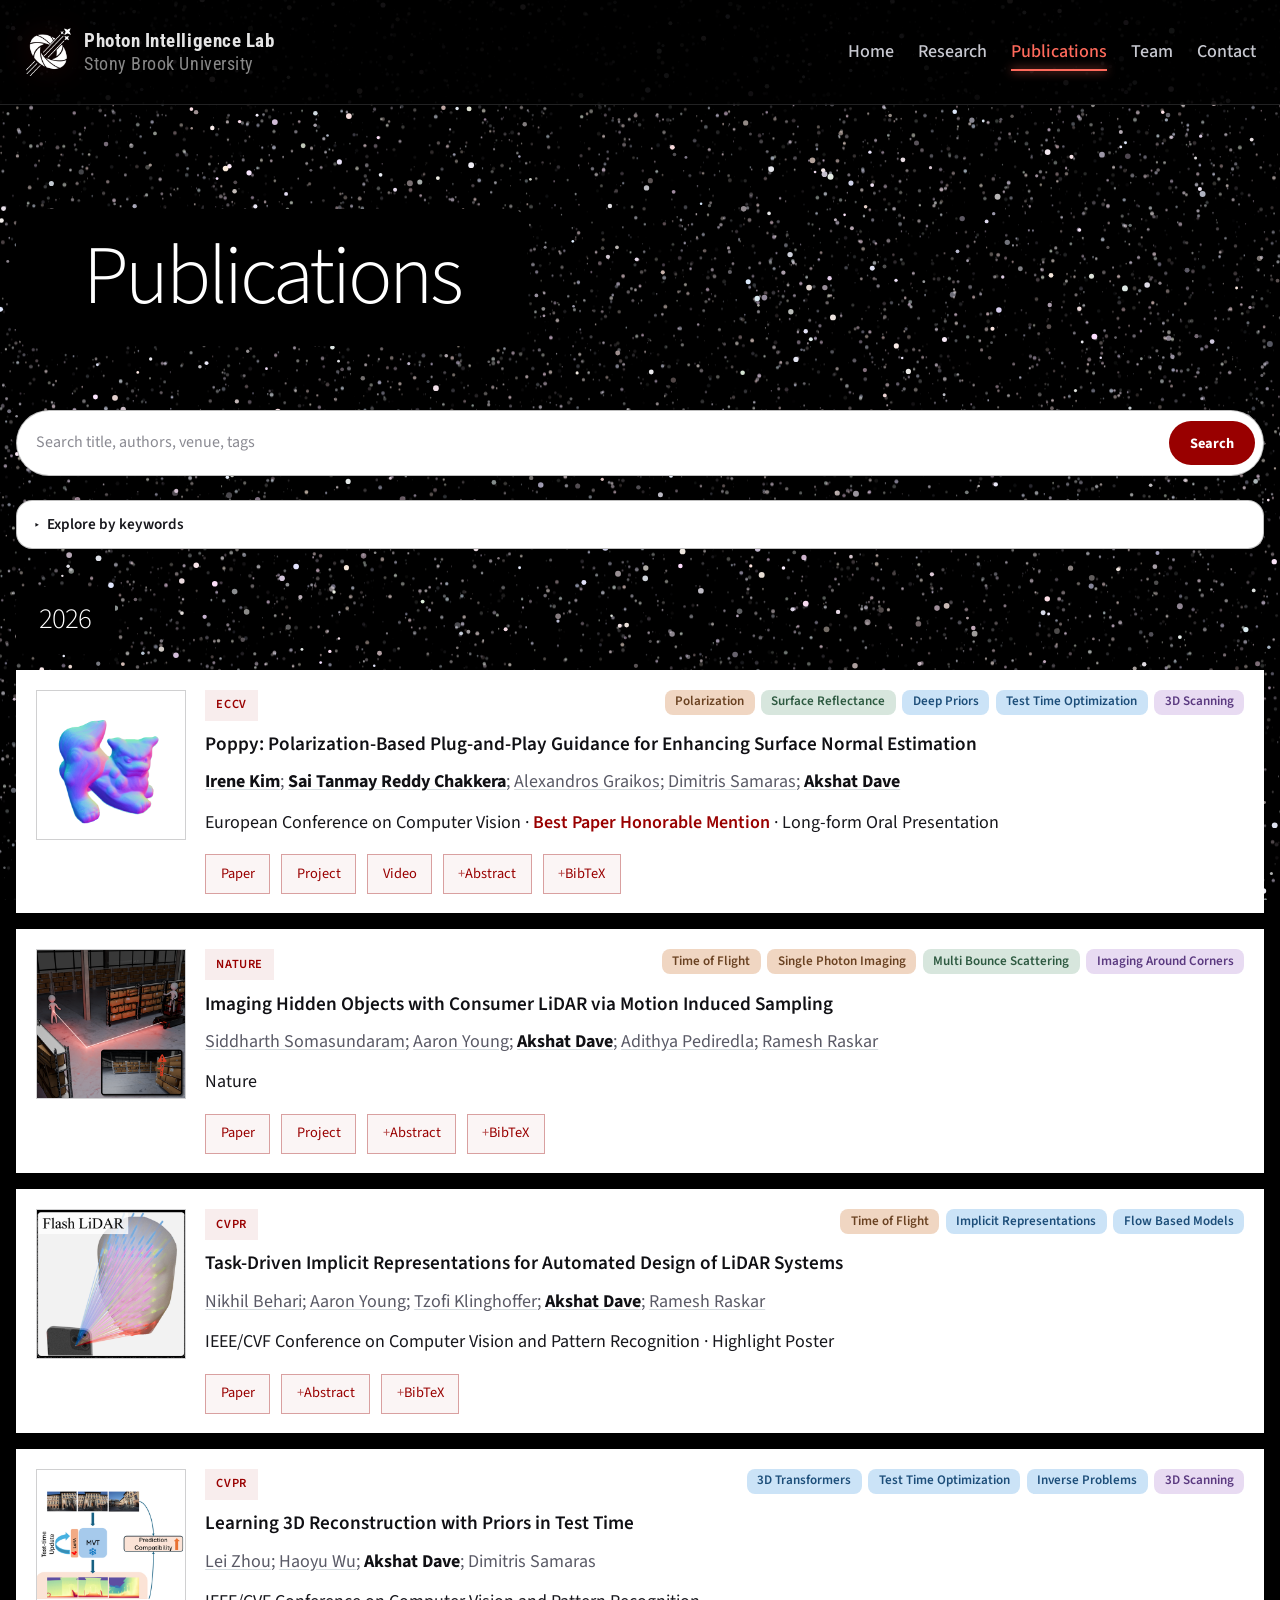
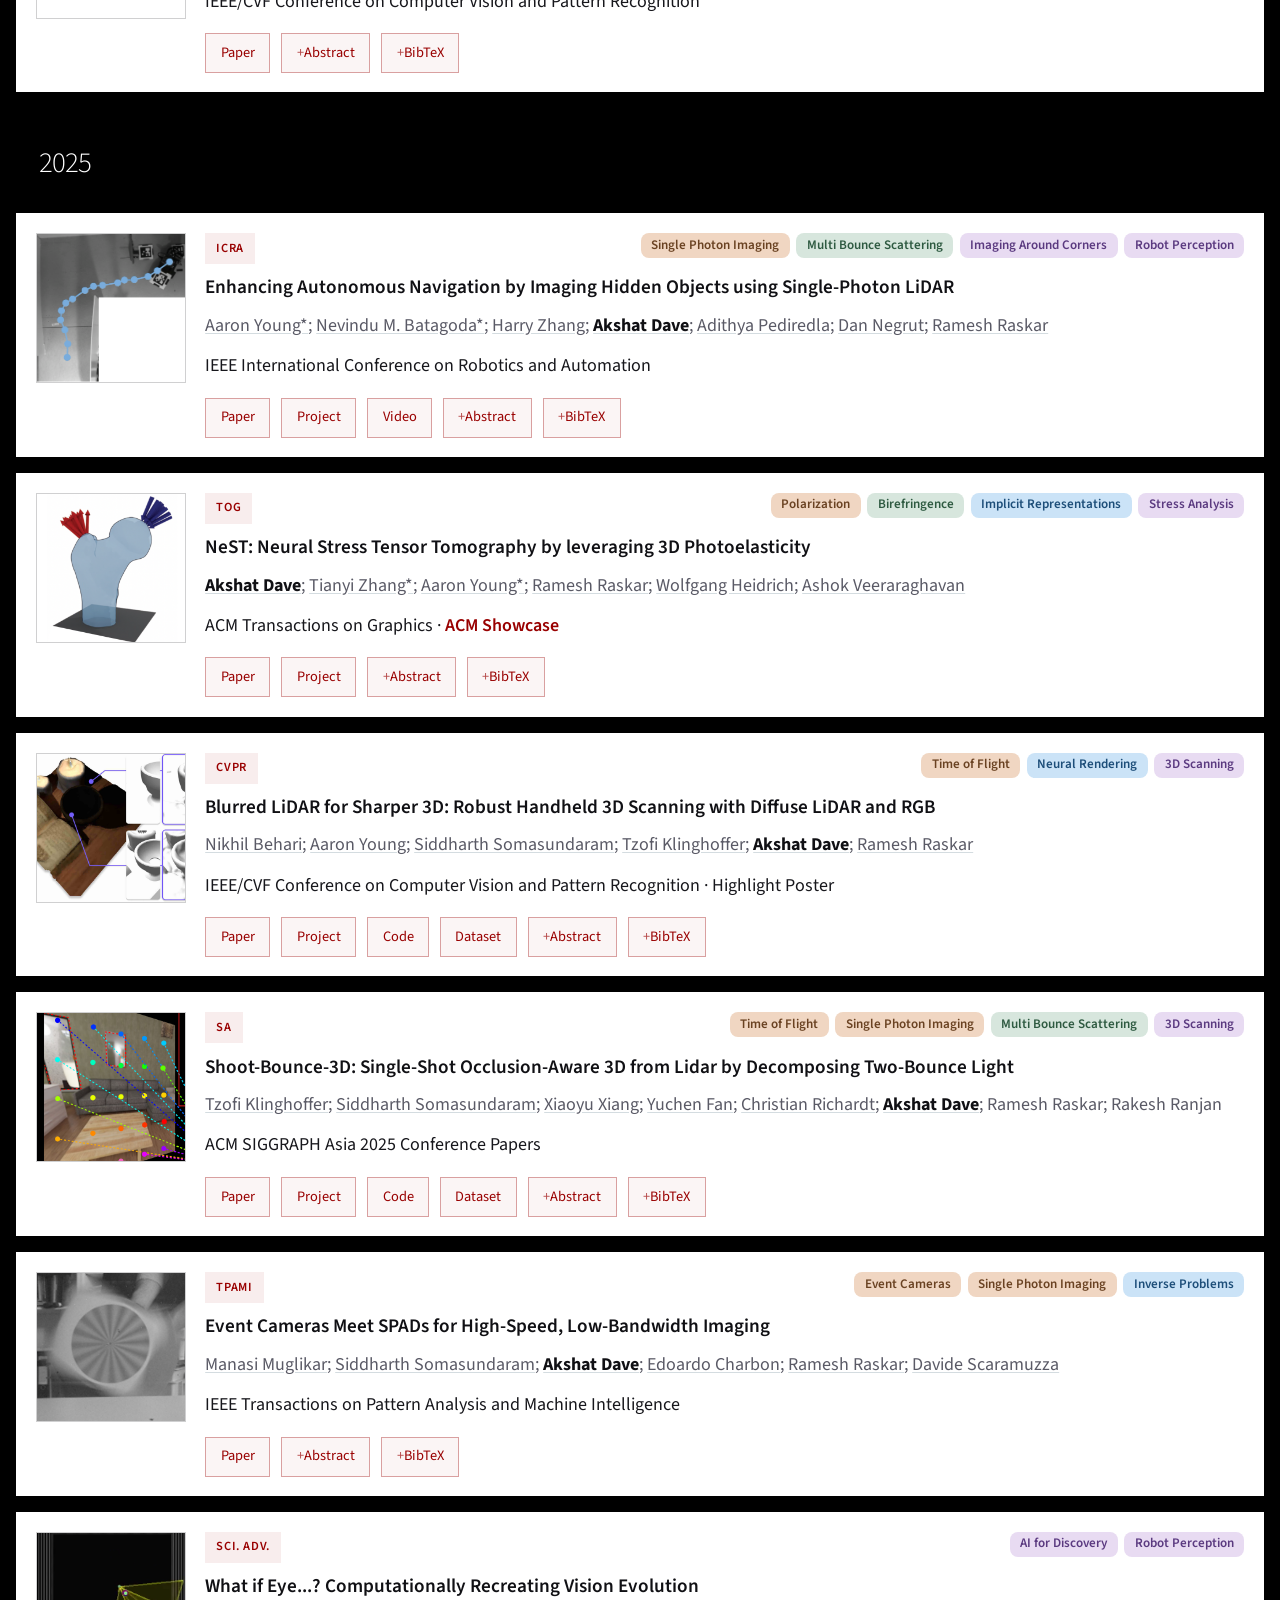
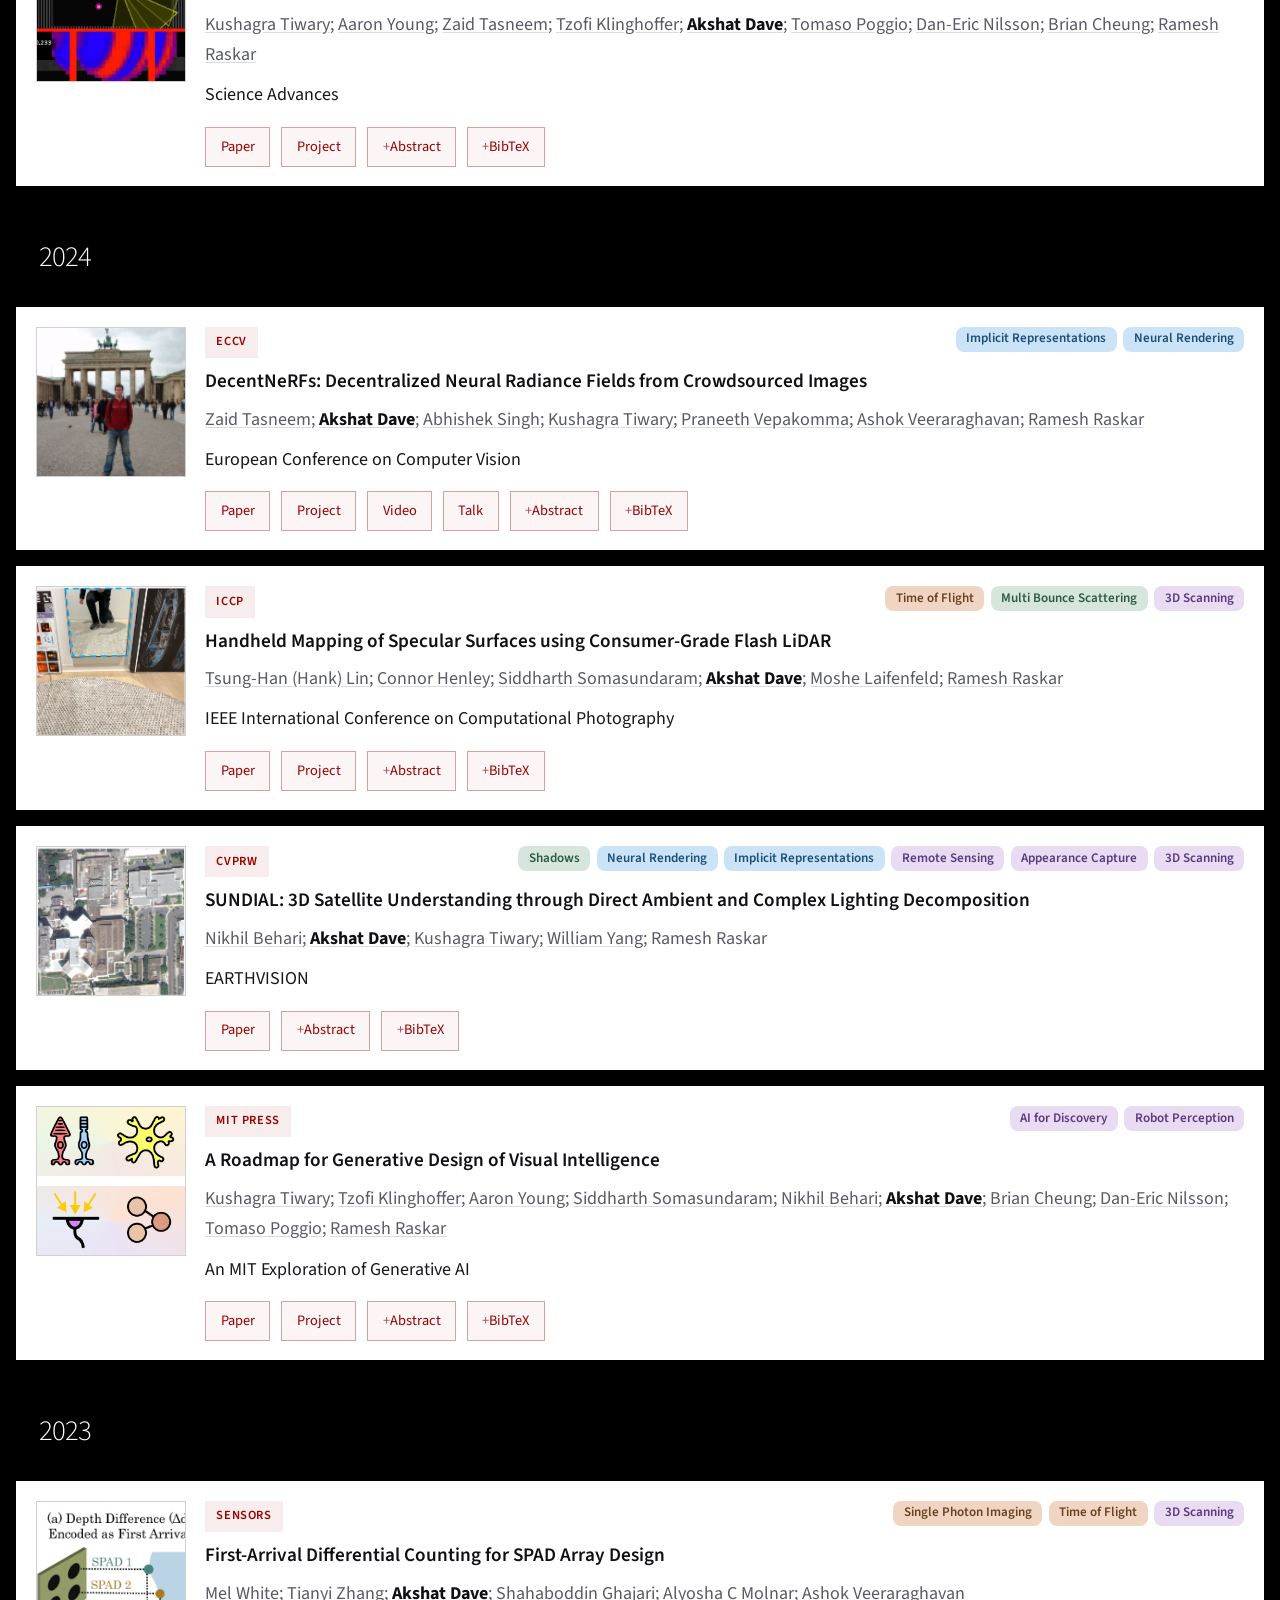
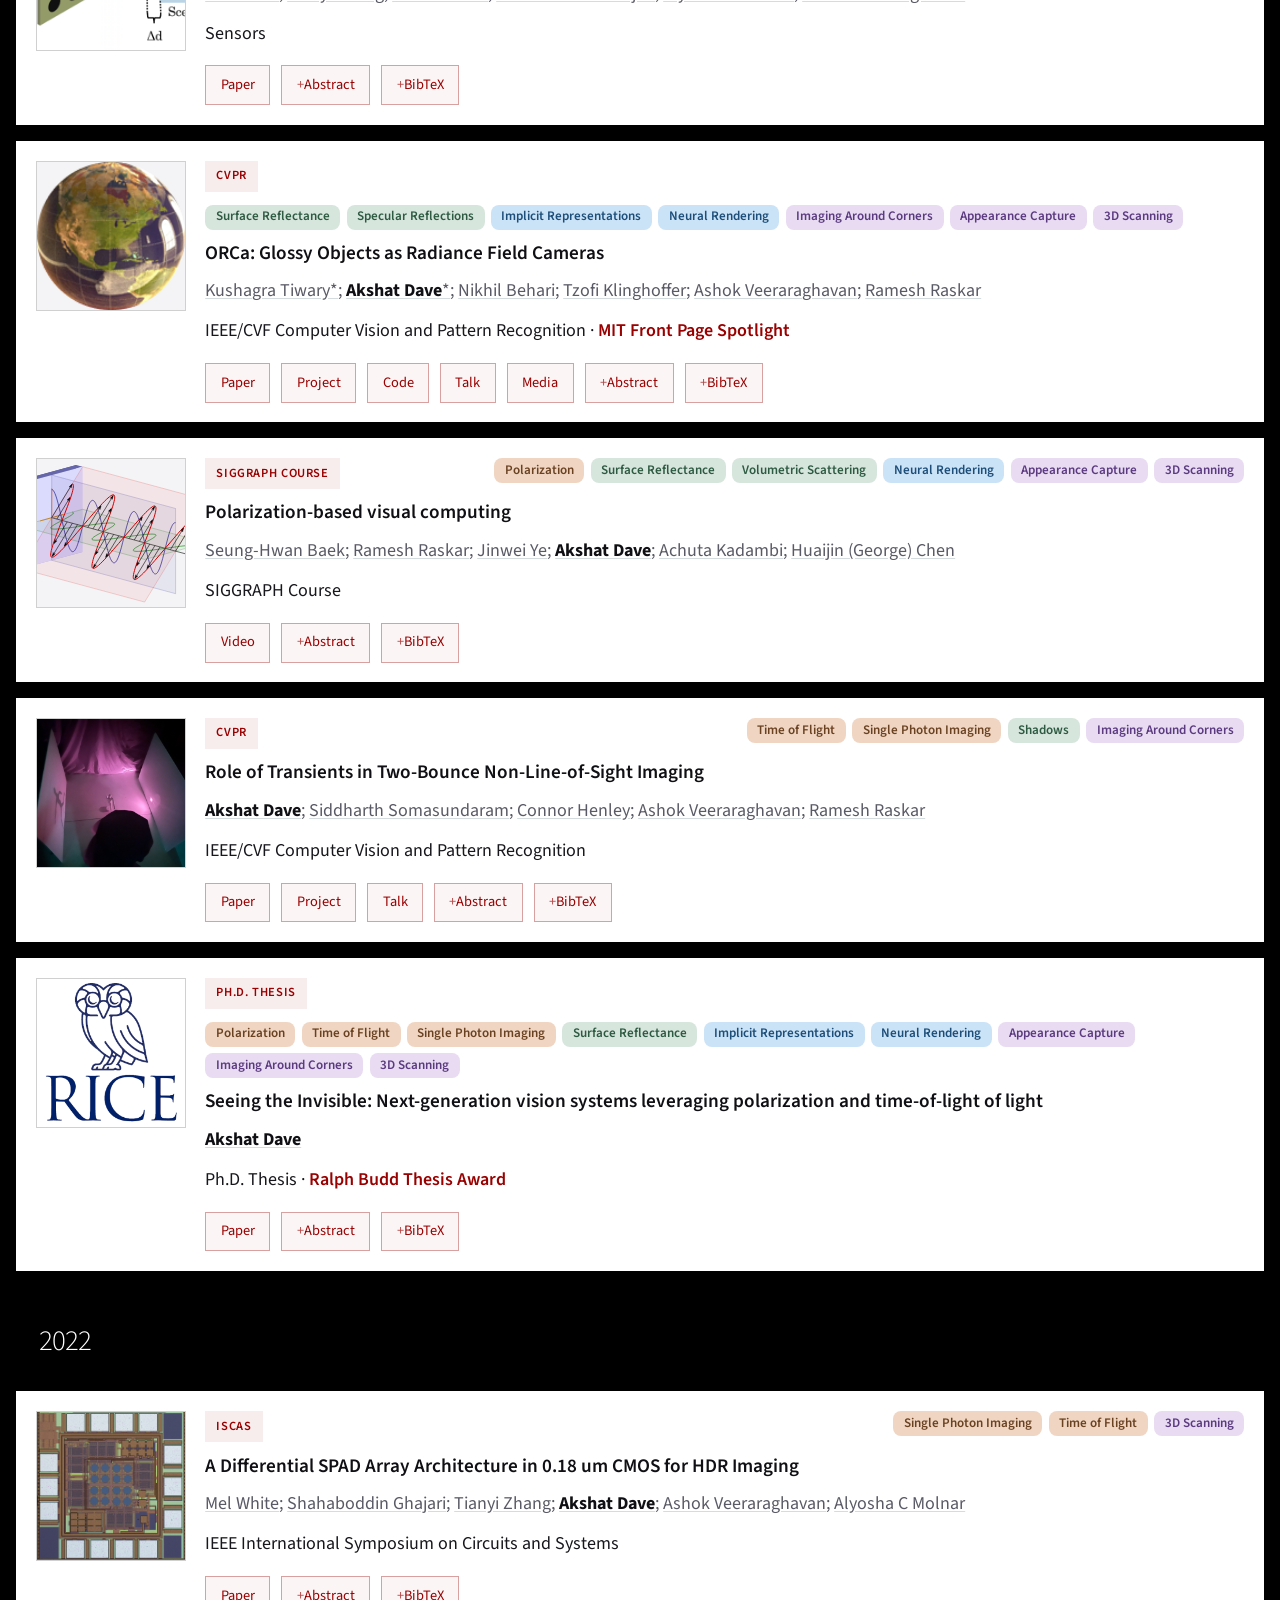
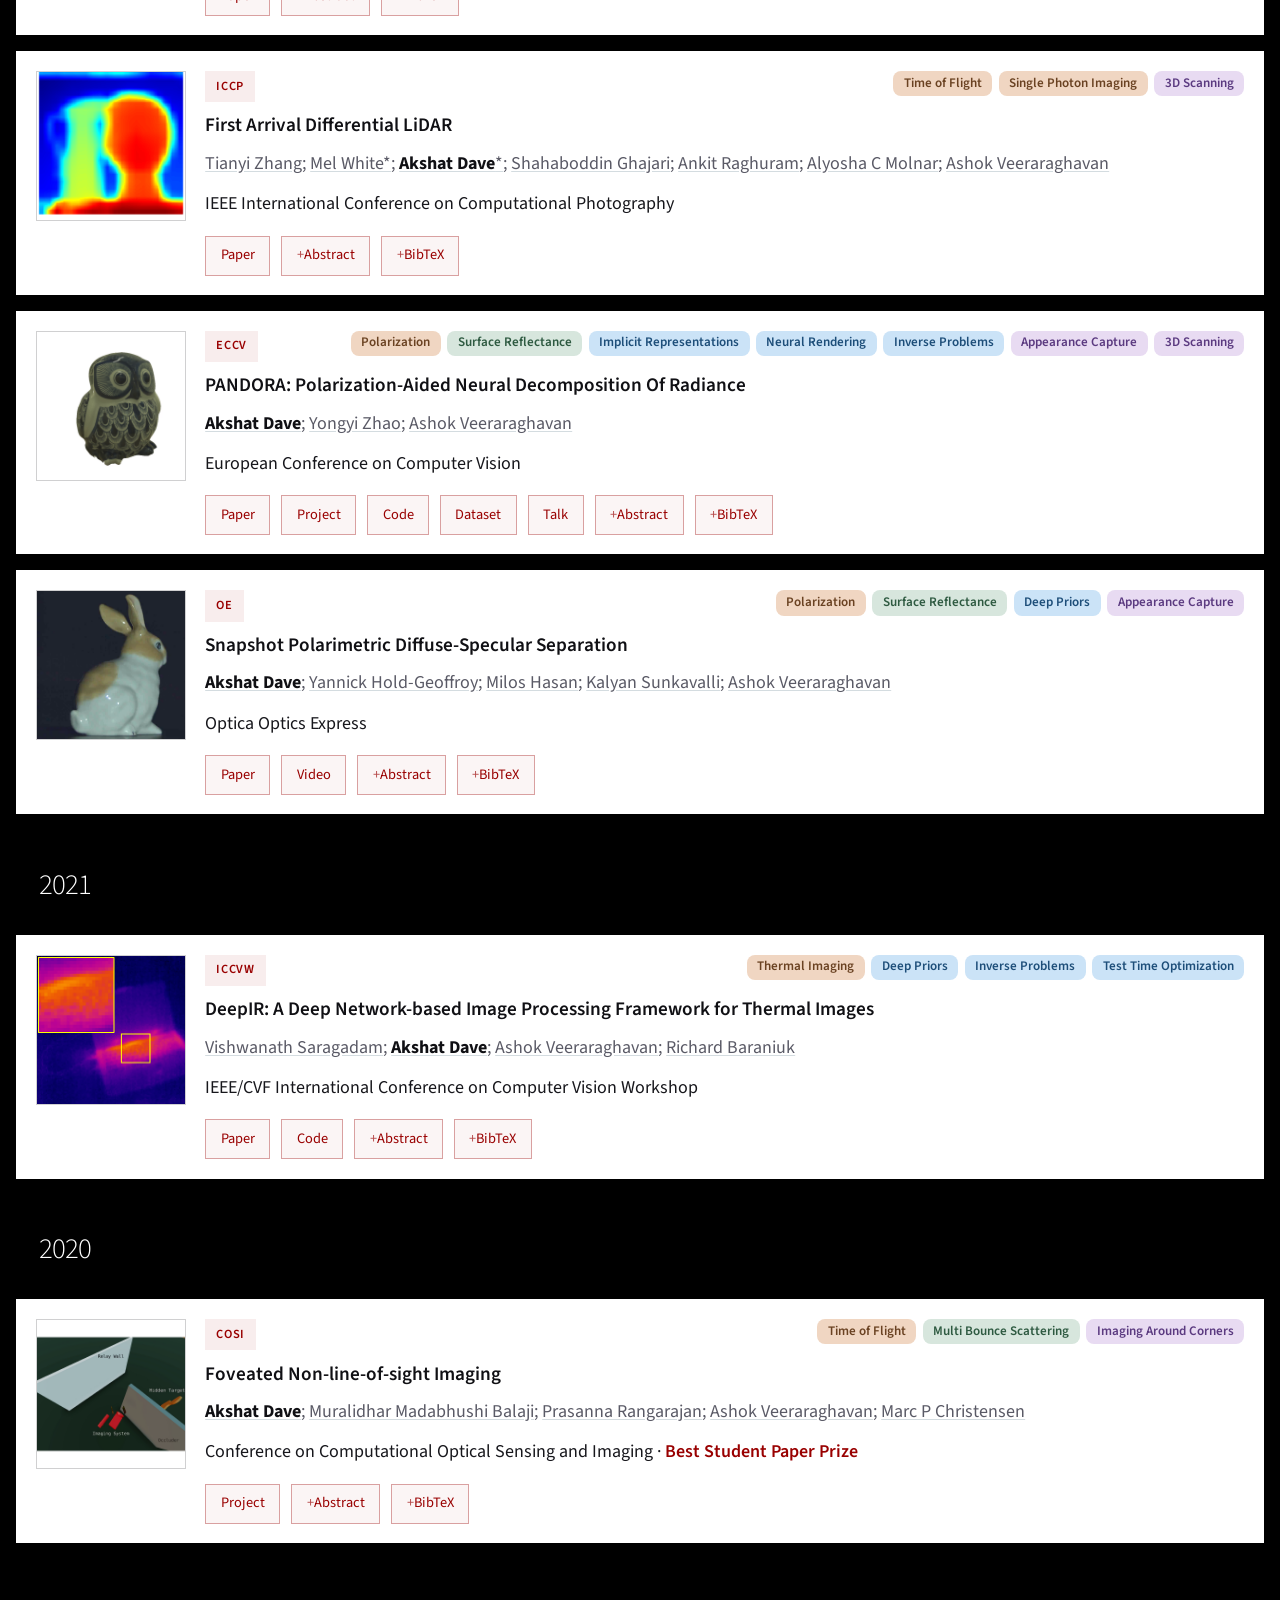
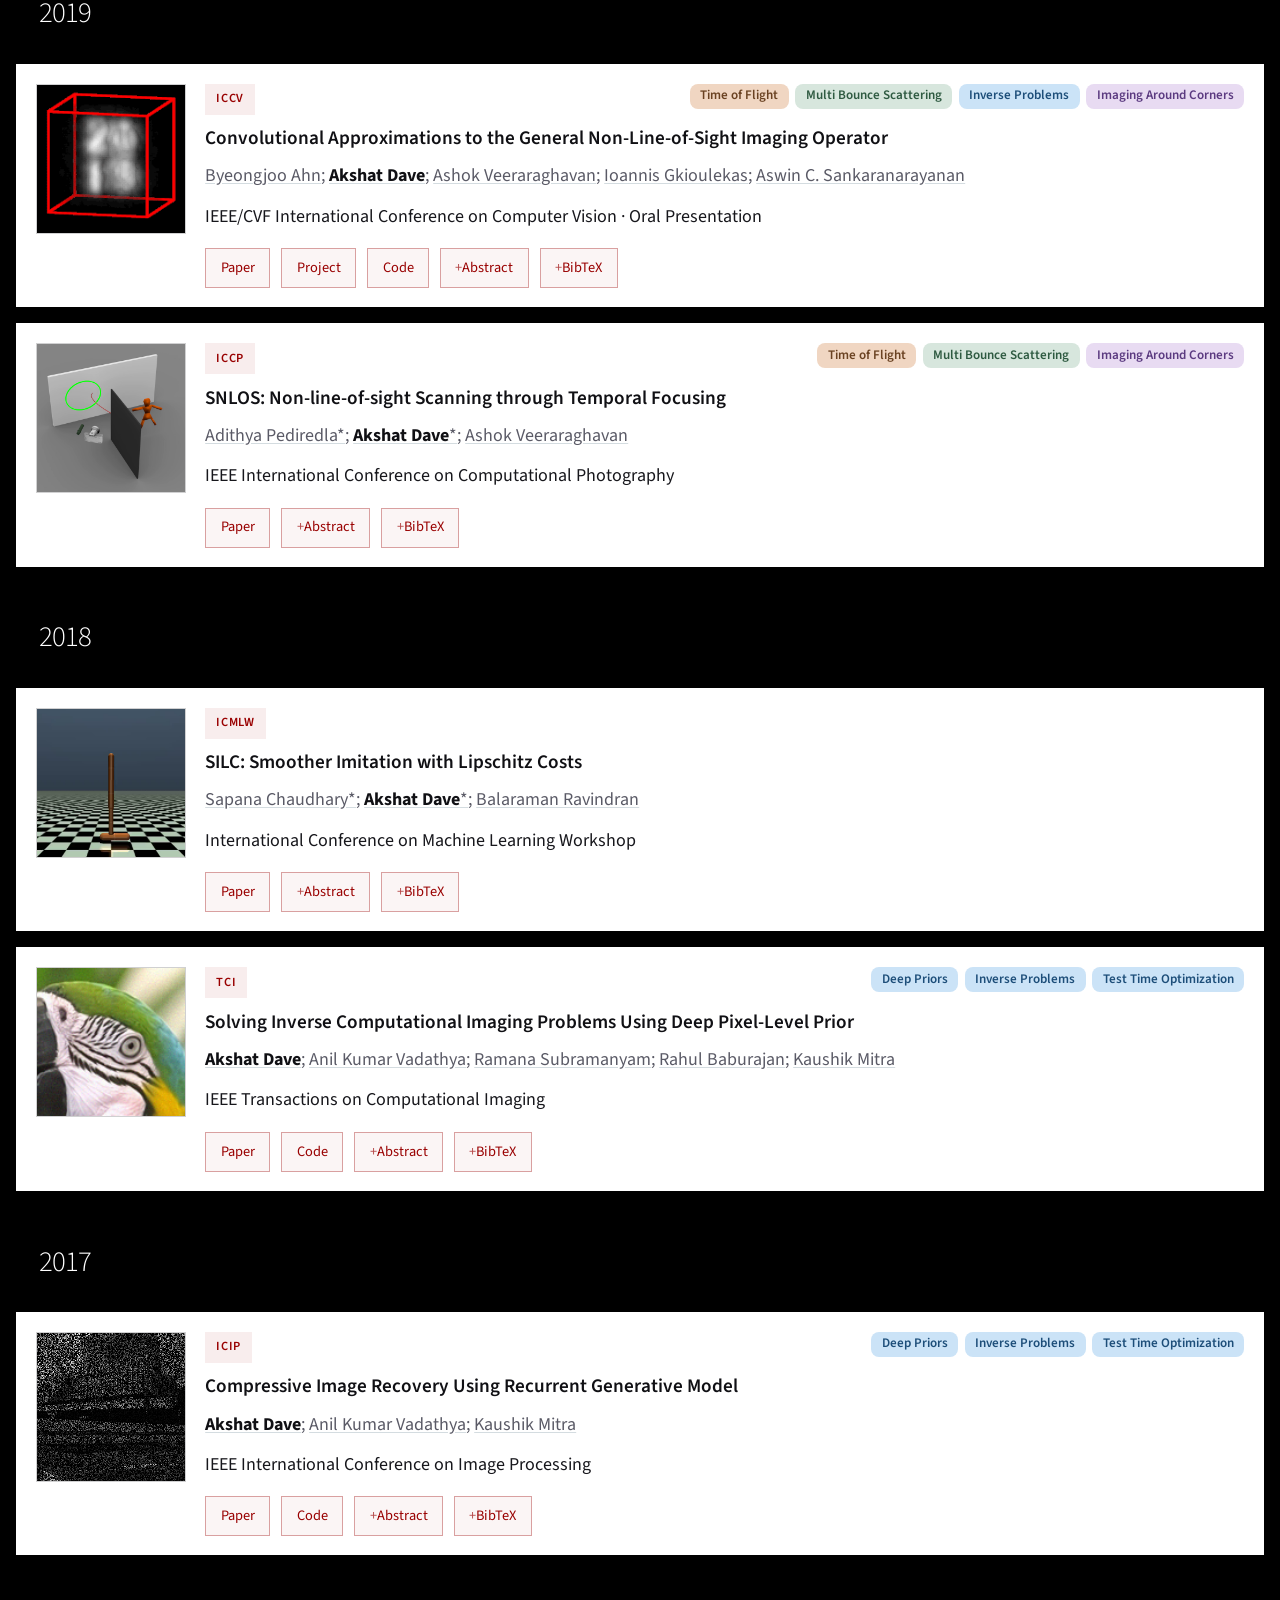
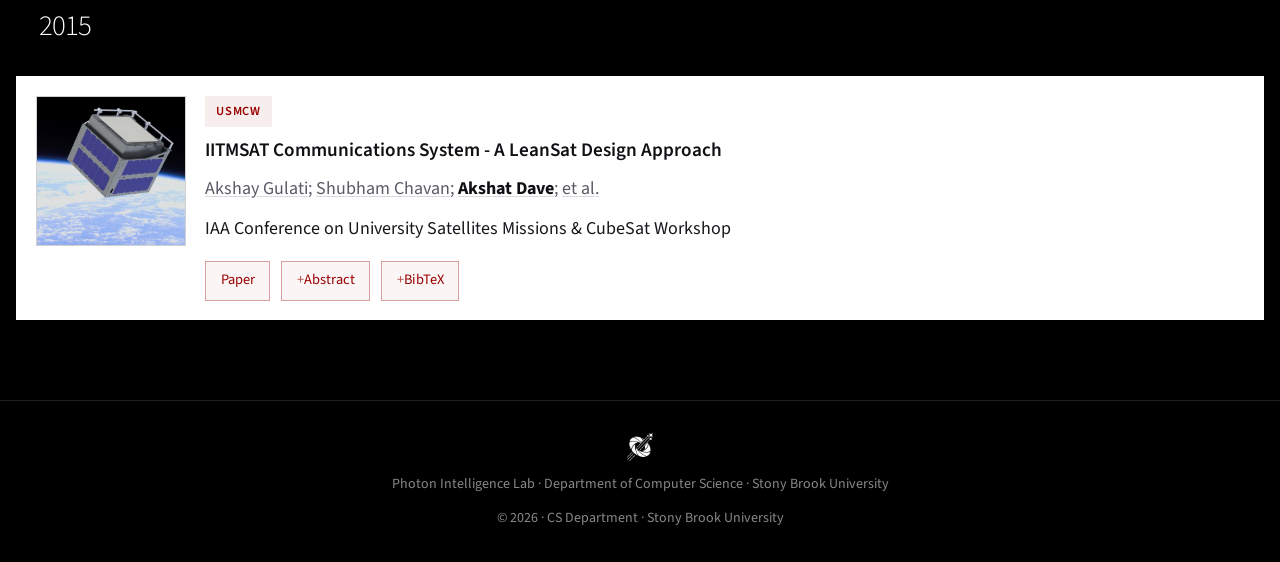
<file: publications.html>
<!DOCTYPE html>
<!-- data-theme, class="no-anim" and the inline background are set statically
     (not by JS) so first paint is already correct — see site-theme.css/js
     for what no-anim suppresses and when it's lifted. -->
<html lang="en" data-theme="dark" class="no-anim" style="background:#000">
<head>
  <meta charset="UTF-8">
  <meta name="viewport" content="width=device-width, initial-scale=1.0">
  <meta name="color-scheme" content="dark">
  <meta name="description" content="Publications from the Photon Intelligence Lab at Stony Brook University.">
  <meta name="robots" content="noindex, nofollow">
  <title>Publications — Φ Lab | Photon Intelligence Lab</title>
  <link rel="preconnect" href="https://fonts.googleapis.com">
  <link rel="preconnect" href="https://fonts.gstatic.com" crossorigin>
  <link href="https://fonts.googleapis.com/css2?family=Source+Sans+3:wght@300;400;600;700&family=Roboto+Condensed:wght@400;700&display=optional" rel="stylesheet">
  <style>
    :root {
      --bg: #071015;
      --bg-2: #0d171d;
      --surface: rgba(14, 24, 31, 0.88);
      --surface-strong: #13232d;
      --border: rgba(124, 170, 191, 0.16);
      --text: #e7f0f4;
      --muted: #93a8b2;
      --accent: #23a7c6;
      --accent-2: #84e0f2;
      --shadow: 0 20px 60px rgba(0, 0, 0, 0.28);
      --content: 1180px;
      --radius: 22px;
      --font-display: 'Cabinet Grotesk', sans-serif;
      --font-body: 'Inter', sans-serif;
    }

    * { box-sizing: border-box; }
    html { scroll-behavior: smooth; }
    body {
      margin: 0;
      min-height: 100vh;
      font-family: var(--font-body);
      color: var(--text);
      background:
        radial-gradient(circle at top left, rgba(35, 167, 198, 0.18), transparent 32%),
        radial-gradient(circle at top right, rgba(132, 224, 242, 0.08), transparent 28%),
        linear-gradient(180deg, #050b0f 0%, var(--bg) 45%, #081117 100%);
    }

    a {
      color: inherit;
      text-decoration: none;
    }

    .hero,
    .content {
      width: min(calc(100% - 2rem), var(--content));
      margin: 0 auto;
    }

    .hero {
      padding: 5.5rem 0 2rem;
    }

    h1 {
      margin: 1rem 0 1rem;
      max-width: 12ch;
      font-family: var(--font-display);
      font-size: clamp(2.8rem, 8vw, 5.2rem);
      line-height: 0.95;
      letter-spacing: -0.04em;
    }

    .content {
      padding: 1rem 0 5rem;
    }

    .toolbar {
      margin-bottom: 1.5rem;
    }

    .search-bar {
      display: flex;
      align-items: center;
      gap: 0.4rem;
      padding: 0.5rem 0.5rem 0.5rem 1.2rem;
      border: 1px solid var(--border);
      background: var(--surface);
      border-radius: 999px;
      box-shadow: var(--shadow);
      transition: border-color 160ms ease;
    }

    .search-bar:focus-within {
      border-color: rgba(132, 224, 242, 0.4);
    }

    .search {
      flex: 1;
      min-width: 0;
      padding: 0.7rem 0;
      border: 0;
      background: transparent;
      color: var(--text);
      font: inherit;
      font-size: 1rem;
    }

    .search:focus {
      outline: none;
    }

    .search::placeholder {
      color: #6f8792;
    }

    .search-submit {
      flex: 0 0 auto;
      padding: 0.65rem 1.3rem;
      border: 0;
      border-radius: 999px;
      background: linear-gradient(135deg, var(--accent), var(--accent-2));
      color: #04151b;
      font: inherit;
      font-weight: 700;
      font-size: 0.9rem;
      cursor: pointer;
      transition: transform 160ms ease, filter 160ms ease;
    }

    .search-submit:hover {
      filter: brightness(1.08);
      transform: translateY(-1px);
    }

    .year-section {
      margin-top: 2.4rem;
    }

    .year-heading {
      margin: 0 0 1rem;
      font-family: var(--font-display);
      font-size: 1.8rem;
      letter-spacing: -0.03em;
    }

    .publication-list {
      display: grid;
      gap: 1rem;
    }

    .publication-card {
      padding: 1.25rem 1.25rem 1.2rem;
      border: 1px solid var(--border);
      background:
        linear-gradient(180deg, rgba(20, 33, 41, 0.94), rgba(11, 21, 27, 0.96));
      border-radius: var(--radius);
      box-shadow: var(--shadow);
    }

    /* Hover-swap thumbnail (personal-webpage pattern): the hover media sits
       on top at opacity 0 and crossfades in while the card is hovered. */
    .pub-row {
      display: flex;
      gap: 1.2rem;
      align-items: flex-start;
    }
    .pub-thumb {
      position: relative;
      flex: 0 0 150px;
      aspect-ratio: 1;
      overflow: hidden;
      border: 1px solid rgba(0, 0, 0, 0.15);
      background: #f4f4f6;
    }
    .pub-thumb-before,
    .pub-thumb-after {
      position: absolute;
      inset: 0;
      width: 100%;
      height: 100%;
      object-fit: cover;
    }
    .pub-thumb-after {
      opacity: 0;
      transition: opacity 0.2s ease-in-out;
    }
    .publication-card:hover .pub-thumb-after,
    .publication-card:focus-within .pub-thumb-after { opacity: 1; }
    .pub-main { flex: 1; min-width: 0; }
    @media (max-width: 640px) {
      .pub-row { flex-direction: column; }
      .pub-thumb { flex-basis: auto; width: 150px; }
    }
    @media (prefers-reduced-motion: reduce) {
      .pub-thumb-after { transition: none; }
    }

    .publication-top {
      display: flex;
      gap: 0.8rem;
      align-items: start;
      justify-content: space-between;
      flex-wrap: wrap;
      margin-bottom: 0.7rem;
    }

    .publication-type {
      display: inline-flex;
      align-items: center;
      gap: 0.35rem;
      padding: 0.35rem 0.7rem;
      border-radius: 999px;
      background: rgba(35, 167, 198, 0.1);
      color: var(--accent-2);
      font-size: 0.78rem;
      font-weight: 600;
      letter-spacing: 0.05em;
      text-transform: uppercase;
    }

    /* Per-card tag strip: chips come from the shared .phi-tag system in
       site-theme.css; this container caps the width so a long tag list stays
       on one horizontally-scrollable line instead of wrapping the card. */
    .publication-tags {
      max-width: min(28rem, 100%);
    }

    /* ---- "Explore by keywords" panel: white rounded panel under the search
            bar; collapsed to just the toggle header by default. ---- */
    .explore-panel {
      margin-top: 0.9rem;
      background: #ffffff;
      color: #17171c;
      border: 1px solid rgba(0, 0, 0, 0.25);
      border-radius: 16px;
      padding: 0.7rem 1.1rem;
    }
    .explore-toggle {
      display: flex;
      align-items: center;
      gap: 0.55rem;
      width: 100%;
      background: none;
      border: 0;
      padding: 0;
      font: inherit;
      font-weight: 600;
      font-size: 0.95rem;
      color: #17171c;
      cursor: pointer;
      text-align: left;
    }
    .explore-triangle {
      display: inline-block;
      font-size: 0.8em;
      transition: transform 160ms ease;
    }
    .explore-toggle[aria-expanded='true'] .explore-triangle {
      transform: rotate(90deg);
    }
    .explore-body { padding-top: 0.75rem; }
    /* display rules would beat the [hidden] UA rule, so be explicit */
    .explore-body[hidden] { display: none; }
    /* Explore-by-keywords tag strip: wraps to as many rows as it needs.

       This used to be a 3-row grid that overflowed sideways. That hid most of
       the vocabulary behind a horizontal scroll the mouse wheel could not
       drive, clipped the rightmost chip mid-word, and — because the document
       is color-scheme: dark — painted a black scrollbar across the white
       panel. The panel is collapsible, so it can simply grow instead: every
       keyword is visible at once and there is nothing to scroll. */
    .explore-body .phi-tag-row {
      display: flex;
      flex-wrap: wrap;
      justify-content: flex-start;
      gap: 0.4rem;
    }

    /* Active tag filter state */
    .phi-tag--active { outline: 2px solid currentColor; outline-offset: 1px; }
    .active-tag-note {
      display: inline-flex;
      align-items: center;
      gap: 0.6rem;
      margin-top: 0.9rem;
      padding: 0.45rem 0.95rem;
      background: #000000;
      color: #ffffff;
      border-radius: 10px;
      font-size: 0.9rem;
    }
    .active-tag-note[hidden] { display: none; }
    .active-tag-clear {
      background: none;
      border: 0;
      padding: 0;
      font: inherit;
      font-weight: 600;
      color: #ff6a5c;
      cursor: pointer;
      text-decoration: underline;
    }

    .publication-title {
      margin: 0;
      font-size: 1.2rem;
      line-height: 1.35;
    }

    .publication-title a {
      color: inherit;
      text-decoration: none;
    }

    .publication-title a:hover {
      text-decoration: underline;
    }

    .pub-thumb-link {
      display: block;
      color: inherit;
    }

    .publication-authors,
    .publication-venue,
    .publication-abstract {
      margin-top: 0.6rem;
      color: var(--muted);
      line-height: 1.7;
    }

    .publication-venue {
      color: #c8d8df;
    }

    .publication-award {
      color: var(--accent-2);
      font-weight: 600;
    }

    .publication-authors a {
      text-decoration: underline;
      text-decoration-color: rgba(147, 168, 178, 0.4);
      text-underline-offset: 2px;
      transition: text-decoration-color 160ms ease;
    }

    .publication-authors a:hover {
      text-decoration-color: currentColor;
    }

    .publication-links {
      display: flex;
      gap: 0.7rem;
      flex-wrap: wrap;
      margin-top: 1rem;
    }

    .author-last-name {
      font-weight: 700;
      color: var(--text);
    }

    .chip-link {
      display: inline-flex;
      align-items: center;
      padding: 0.6rem 0.9rem;
      border-radius: 999px;
      border: 1px solid rgba(132, 224, 242, 0.18);
      color: var(--accent-2);
      background: rgba(132, 224, 242, 0.04);
      font-size: 0.9rem;
      line-height: 1.3;
      transition: transform 160ms ease, border-color 160ms ease;
    }

    .chip-link:hover {
      transform: translateY(-1px);
      border-color: rgba(132, 224, 242, 0.35);
    }

    /* Buttons reuse .chip-link's look but need a UA-style reset. `font:
       inherit` alone pulls in the surrounding font-size (not .chip-link's
       own 0.9rem, since it wins on specificity over the plain-class rule
       above), which is why the toggle chips used to render at a different
       size than the link chips — set size/line-height explicitly here too
       so both chip types are visually identical. */
    button.chip-link {
      font: inherit;
      font-size: 0.9rem;
      line-height: 1.3;
      padding: 0.6rem 0.9rem;
      cursor: pointer;
      appearance: none;
      -webkit-appearance: none;
    }

    .chip-toggle::before {
      content: '+ ';
      opacity: 0.7;
    }

    .chip-toggle[aria-expanded="true"]::before {
      content: '\2212 ';
    }

    .publication-panel {
      margin-top: 0.9rem;
      border-top: 1px solid rgba(124, 170, 191, 0.12);
      padding-top: 0.9rem;
    }

    .publication-panel[hidden] {
      display: none;
    }

    .bibtex-toolbar {
      display: flex;
      justify-content: flex-end;
      margin-bottom: 0.5rem;
    }

    .bibtex-copy {
      font-size: 0.8rem;
      padding: 0.4rem 0.7rem;
    }

    .bibtex-pre {
      margin: 0;
      padding: 0.9rem 1rem;
      border-radius: 12px;
      border: 1px solid rgba(15, 34, 44, 0.14);
      background: rgba(15, 34, 44, 0.05);
      color: #22333c;
      font-family: 'SFMono-Regular', Consolas, 'Liberation Mono', Menlo, monospace;
      font-size: 0.82rem;
      line-height: 1.55;
      white-space: pre-wrap;
      word-break: break-word;
      overflow-x: auto;
      /* light panel inside a color-scheme: dark document — see .phi-scroll-light */
      scrollbar-width: thin;
      scrollbar-color: rgba(15, 34, 44, 0.3) transparent;
    }
    .bibtex-pre::-webkit-scrollbar { width: 6px; height: 6px; }
    .bibtex-pre::-webkit-scrollbar-track { background: transparent; }
    .bibtex-pre::-webkit-scrollbar-thumb {
      background: rgba(15, 34, 44, 0.28);
      border-radius: 999px;
    }

    .empty-state,
    .loading-state {
      padding: 2rem 1.25rem;
      border: 1px dashed rgba(124, 170, 191, 0.26);
      border-radius: var(--radius);
      color: var(--muted);
      text-align: center;
      background: rgba(255, 255, 255, 0.02);
    }

    @media (max-width: 720px) {
      h1 {
        max-width: none;
      }
    }
  </style>
  <script src="./starfield-bg.js" defer></script>
  <script type="module" crossorigin src="./assets/site-theme-B1-B-oss.js"></script>
  <link rel="stylesheet" crossorigin href="./assets/site-theme-BQDHbtha.css">
</head>
<body class="page-publications" data-force-theme="dark">
  <header class="site-header" role="banner">
    <div class="site-header-inner">
      <a class="site-brand" href="index.html" aria-label="Photon Intelligence Lab home">
        <img class="site-brand-mark brand-on-dark" src="./images/brand/phi-mark-on-dark.png" alt="" aria-hidden="true"><img class="site-brand-mark brand-on-light" src="./images/brand/phi-mark-on-light.png" alt="" aria-hidden="true">
        <span class="site-brand-copy"><strong>Photon Intelligence Lab</strong>Stony Brook University</span>
      </a>
      <div class="site-header-actions">
        <nav aria-label="Primary"><ul class="site-nav-links">
          <li><a href="index.html">Home</a></li>
          <li><a href="research.html">Research</a></li>
          <li><a href="publications.html" aria-current="page">Publications</a></li>
          <li><a href="team.html">Team</a></li>
          <li><a href="contact.html">Contact</a></li>
        </ul></nav>
      </div>
    </div>
  </header>

  <main>
    <section class="hero">
      <h1>Publications</h1>
    </section>

    <section class="content">
      <form class="toolbar" id="search-form" role="search">
        <div class="search-bar">
          <input id="search" class="search" type="search" placeholder="Search title, authors, venue, tags" aria-label="Search publications">
          <button type="submit" class="search-submit">Search</button>
        </div>
      </form>
      <div class="explore-panel">
        <button type="button" class="explore-toggle" id="explore-toggle" aria-expanded="false" aria-controls="explore-body">
          <span class="explore-triangle" aria-hidden="true">&#9656;</span>
          Explore by keywords
        </button>
        <div class="explore-body" id="explore-body" hidden>
          <div class="phi-tag-row" id="explore-tags"></div>
        </div>
      </div>
      <div class="active-tag-note" id="active-tag-note" hidden>
        <span>Showing publications tagged <strong id="active-tag-label"></strong></span>
        <button type="button" class="active-tag-clear" id="active-tag-clear">Clear</button>
      </div>
      <div id="publications-root" class="loading-state">Loading publications data…</div>
    </section>
  </main>

  <footer class="site-footer">
    <div class="site-footer-inner">
      <img class="site-footer-mark brand-on-dark" src="./images/brand/phi-mark-on-dark.png" alt="" aria-hidden="true"><img class="site-footer-mark brand-on-light" src="./images/brand/phi-mark-on-light.png" alt="" aria-hidden="true">
      <p>Photon Intelligence Lab · Department of Computer Science · Stony Brook University</p>
      <p>&copy; <span class="footer-year"></span> · <a href="https://www.cs.stonybrook.edu" target="_blank" rel="noopener noreferrer">CS Department</a> · <a href="https://www.stonybrook.edu" target="_blank" rel="noopener noreferrer">Stony Brook University</a></p>
    </div>
  </footer>
  <script>document.querySelectorAll('.footer-year').forEach(function (el) { el.textContent = new Date().getFullYear(); });</script>

  <script>
    const dataUrl = `data/publications.json?v=${Date.now()}`;
    const teamUrl = `data/team.json?v=${Date.now()}`;
    const root = document.getElementById('publications-root');
    const searchForm = document.getElementById('search-form');
    const searchInput = document.getElementById('search');
    const exploreToggle = document.getElementById('explore-toggle');
    const exploreBody = document.getElementById('explore-body');
    const exploreTags = document.getElementById('explore-tags');
    const activeTagNote = document.getElementById('active-tag-note');
    const activeTagLabel = document.getElementById('active-tag-label');
    const activeTagClear = document.getElementById('active-tag-clear');

    // Categorized research tags (shared design with the Team page). Category
    // order also defines chip order everywhere.
    const TAG_CATEGORIES = ['imaging', 'light-transport', 'machine-learning', 'application'];
    let activeTag = '';

    // "time-of-flight" -> "Time of Flight"; keeps 3D/AI/HDR-style acronyms.
    function displayTagLabel(slug) {
      return String(slug).split('-').map((word) => {
        const upper = word.toUpperCase();
        if (upper === '3D' || upper === 'AI') return upper;
        if (word === 'of' || word === 'for' || word === 'the') return word;
        return word.charAt(0).toUpperCase() + word.slice(1);
      }).join(' ');
    }

    function tagChipHtml(slug, category) {
      const active = slug === activeTag ? ' phi-tag--active' : '';
      return `<a class="phi-tag phi-tag--${category}${active}" data-tag="${escapeHtml(slug)}"
        href="publications.html?tag=${encodeURIComponent(slug)}">${escapeHtml(displayTagLabel(slug))}</a>`;
    }

    // Per-publication chips in category order from tagsByCategory.
    function publicationTagsHtml(item) {
      const byCat = item.tagsByCategory || {};
      return TAG_CATEGORIES.flatMap((cat) => (byCat[cat] || []).map((slug) => tagChipHtml(slug, cat))).join('');
    }

    let allPublications = [];
    // Author names get bolded only when they belong to a lab member (Team
    // page). Populated from data/team.json; "Akshat Dave" (the PI) is
    // always treated as a lab member, whether or not the fetch succeeds or
    // the PI shows up as a "member" record.
    let labMemberNames = ['Akshat Dave'];

    function normalize(text) {
      return String(text || '').toLowerCase();
    }

    function hasDisplayValue(value) {
      if (value === null || value === undefined) return false;
      const normalized = String(value).trim().toLowerCase();
      return normalized !== '' && normalized !== 'none' && normalized !== 'n/a' && normalized !== 'na';
    }

    function cleanText(value) {
      return hasDisplayValue(value) ? String(value).trim() : '';
    }

    function cleanList(values) {
      return Array.isArray(values) ? values.filter(hasDisplayValue).map((value) => String(value).trim()) : [];
    }

    function escapeHtml(value) {
      return String(value)
        .replace(/&/g, '&amp;')
        .replace(/</g, '&lt;')
        .replace(/>/g, '&gt;')
        .replace(/"/g, '&quot;')
        .replace(/'/g, '&#39;');
    }

    // --- Lab-member name matching -------------------------------------
    // Team names sometimes carry a parenthetical nickname, e.g.
    // "Kim-Ngan (Emma) Nguyen", which a publication author list may spell
    // out either formally ("Kim-Ngan Nguyen") or by the nickname
    // ("Emma Nguyen"). buildNameVariants() produces normalized candidates
    // for both spellings so either can match.
    function extractParenthetical(name) {
      const match = name.match(/\(([^)]+)\)/);
      return match ? match[1].trim() : '';
    }

    function stripParenthetical(name) {
      return name.replace(/\([^)]*\)/g, ' ').replace(/\s+/g, ' ').trim();
    }

    function normalizeMatchName(name) {
      return stripParenthetical(String(name || ''))
        .replace(/\*/g, '')
        .replace(/[.,]/g, '')
        .toLowerCase()
        .replace(/\s+/g, ' ')
        .trim();
    }

    function buildNameVariants(rawName) {
      const name = String(rawName || '').trim();
      if (!name) return [];

      const variants = new Set();
      const base = normalizeMatchName(name);
      if (base) variants.add(base);

      const nickname = extractParenthetical(name);
      if (nickname) {
        const formalTokens = stripParenthetical(name).split(/\s+/).filter(Boolean);
        if (formalTokens.length) {
          const lastName = formalTokens[formalTokens.length - 1];
          const nicknameVariant = normalizeMatchName(`${nickname} ${lastName}`);
          if (nicknameVariant) variants.add(nicknameVariant);
        }
      }

      return Array.from(variants);
    }

    function namesMatch(nameA, nameB) {
      const variantsA = buildNameVariants(nameA);
      const variantsB = buildNameVariants(nameB);

      for (const a of variantsA) {
        for (const b of variantsB) {
          if (!a || !b) continue;
          if (a === b) return true;

          const tokensA = a.split(' ').filter(Boolean);
          const tokensB = b.split(' ').filter(Boolean);
          if (tokensA.length >= 2 && tokensB.length >= 2 &&
              tokensA[0] === tokensB[0] &&
              tokensA[tokensA.length - 1] === tokensB[tokensB.length - 1]) {
            return true;
          }
        }
      }

      return false;
    }

    function isLabMemberAuthor(authorName) {
      return labMemberNames.some((teamName) => namesMatch(authorName, teamName));
    }

    function formatAuthorName(author) {
      const cleaned = cleanText(author);
      if (!cleaned) return '';

      // Contract: authors are normalized as "First Last" (never "Last, First"),
      // so only the space-separated-words path is needed. Equal-contribution
      // markers ("Aaron Young*") are peeled off the last word so the asterisk
      // renders outside the bold span instead of inside it.
      const words = cleaned.split(/\s+/).filter(Boolean);
      if (!words.length) return '';

      const splitMarker = (word) => {
        const match = word.match(/^(.*?)(\*+)$/);
        return match ? { base: match[1], marker: match[2] } : { base: word, marker: '' };
      };

      const lastWord = words.pop();
      const { base: lastName, marker } = splitMarker(lastWord);
      const fullName = words.concat(lastName).join(' ').trim();
      if (!fullName) return '';

      // Only lab members (Team page) render bold — and bold applies to the
      // whole name, not just the last name.
      const nameHtml = isLabMemberAuthor(fullName)
        ? `<span class="author-last-name">${escapeHtml(fullName)}</span>`
        : escapeHtml(fullName);

      return `${nameHtml}${escapeHtml(marker)}`;
    }

    function formatAuthors(authors, linksOrIds) {
      const authorParts = cleanText(authors)
        .split(';')
        .map((part) => part.trim())
        .filter(Boolean);
      const authorLinks = cleanList(linksOrIds);

      const rendered = authorParts.map((author, index) => {
        const formattedAuthor = formatAuthorName(author);
        if (!formattedAuthor) return '';

        const authorLink = cleanText(authorLinks[index] || '');
        if (authorLink) {
          return `<a href="${escapeHtml(authorLink)}" target="_blank" rel="noopener noreferrer">${formattedAuthor}</a>`;
        }

        return formattedAuthor;
      }).filter(Boolean);

      return rendered.join('; ');
    }

    function createLink(href, label) {
      const safeHref = cleanText(href);
      if (!safeHref) return '';
      return `<a class="chip-link" href="${safeHref}" target="_blank" rel="noopener noreferrer">${label}</a>`;
    }

    // --- Client-side BibTeX generation -------------------------------------
    // The sheet's own "BibTeX for citation" column is populated for only a
    // handful of records, so entries are generated on the fly from the
    // structured fields instead (title/authors/year/venue/pubType).

    const BIBTEX_KEY_STOPWORDS = new Set(['a', 'an', 'the']);

    function toBibtexAuthorName(rawName) {
      // Strips equal-contribution markers ("Aaron Young*") and normalizes
      // both "Last, First" and "First Last" input into "Last, First".
      const name = String(rawName || '').replace(/\*/g, '').trim();
      if (!name) return '';
      if (/^et\s*al\.?$/i.test(name)) return 'others';

      if (name.includes(',')) {
        const bits = name.split(',').map((part) => part.trim()).filter(Boolean);
        if (!bits.length) return '';
        return bits.length >= 2 ? `${bits[0]}, ${bits.slice(1).join(' ')}` : bits[0];
      }

      const words = name.split(/\s+/).filter(Boolean);
      if (!words.length) return '';
      if (words.length === 1) return words[0];
      const lastName = words.pop();
      return `${lastName}, ${words.join(' ')}`;
    }

    function formatBibtexAuthors(authors) {
      return cleanText(authors)
        .split(';')
        .map((part) => part.trim())
        .filter(Boolean)
        .map(toBibtexAuthorName)
        .filter(Boolean)
        .join(' and ');
    }

    function bibtexKeyFromAuthors(authors) {
      const firstAuthor = cleanText(authors).split(';').map((part) => part.trim()).filter(Boolean)[0] || '';
      const cleaned = firstAuthor.replace(/\*/g, '').trim();
      const lastName = cleaned.includes(',')
        ? cleaned.split(',')[0].trim()
        : (cleaned.split(/\s+/).filter(Boolean).pop() || cleaned);
      const slug = lastName.toLowerCase().replace(/[^a-z0-9]/g, '');
      return slug || 'anon';
    }

    function bibtexKeyFromTitle(title) {
      const words = cleanText(title)
        .split(/\s+/)
        .map((word) => word.replace(/[^a-zA-Z0-9]/g, ''))
        .filter(Boolean);
      const firstMeaningful = words.find((word) => !BIBTEX_KEY_STOPWORDS.has(word.toLowerCase()));
      return (firstMeaningful || words[0] || 'untitled').toLowerCase();
    }

    function buildBibtex(item) {
      const title = cleanText(item.title);
      const authors = cleanText(item.authors);
      const year = cleanText(item.year);
      if (!title || !authors || !year) return '';

      const isJournal = cleanText(item.pubType).toLowerCase() === 'journal';
      const entryType = isJournal ? 'article' : 'inproceedings';
      const venueField = isJournal ? 'journal' : 'booktitle';
      const venue = cleanText(item.venueFullName) || cleanText(item.venueShort);
      const authorsBib = formatBibtexAuthors(authors);
      const key = `${bibtexKeyFromAuthors(authors)}${year}${bibtexKeyFromTitle(title)}`;

      const lines = [`@${entryType}{${key},`, `  title={${title}},`];
      if (authorsBib) lines.push(`  author={${authorsBib}},`);
      if (venue) lines.push(`  ${venueField}={${venue}},`);
      lines.push(`  year={${year}}`);
      lines.push('}');
      return lines.join('\n');
    }

    function renderPublications(publications) {
      if (!publications.length) {
        root.className = 'empty-state';
        root.innerHTML = 'No publications matched your search.';
        return;
      }

      const grouped = publications.reduce((acc, item) => {
        const year = item.year || 'Unknown';
        acc[year] = acc[year] || [];
        acc[year].push(item);
        return acc;
      }, {});

      const sortedYears = Object.keys(grouped).sort((a, b) => {
        if (a === 'Unknown') return 1;
        if (b === 'Unknown') return -1;
        return Number(b) - Number(a);
      });

      const html = sortedYears.map((year) => {
        const cards = grouped[year].map((item) => {
          const tags = publicationTagsHtml(item);

          const venueFullText = cleanText(item.venueFullName) || cleanText(item.venueShort);
          const awardTitle = cleanText(item.awardTitle);
          const presentationType = cleanText(item.presentationType);
          const venueBits = [
            venueFullText ? escapeHtml(venueFullText) : '',
            awardTitle ? `<span class="publication-award">${escapeHtml(awardTitle)}</span>` : '',
            presentationType ? escapeHtml(presentationType) : ''
          ].filter(Boolean);

          const title = cleanText(item.title);
          const titleText = title ? escapeHtml(title) : 'Untitled publication';
          // Clicking the title or thumbnail opens the paper link, falling
          // back to the project page when there's no PDF link.
          const primaryLink = cleanText(item.paperPdfLink) || cleanText(item.projectPageUrl);
          const titleHtml = primaryLink
            ? `<a href="${escapeHtml(primaryLink)}" target="_blank" rel="noopener noreferrer">${titleText}</a>`
            : titleText;
          const authors = formatAuthors(item.authors, item.authorLinksOrIds);
          const abstract = cleanText(item.abstract);
          // Prefer the sheet's own curated BibTeX when present; fall back to
          // the client-side generator built from structured fields.
          const bibtexText = cleanText(item.bibtex) || buildBibtex(item);
          const venueBadge = cleanText(item.venueShort) || cleanText(item.pubType) || 'Publication';

          const abstractPanelId = `abstract-${item.id}`;
          const bibtexPanelId = `bibtex-${item.id}`;

          const options = [
            createLink(item.paperPdfLink, 'Paper'),
            createLink(item.projectPageUrl, 'Project'),
            createLink(item.videoLink, 'Video'),
            createLink(item.codeLink, 'Code'),
            createLink(item.datasetLink, 'Dataset'),
            createLink(item.talkLink, 'Talk'),
            createLink(item.mediaLink, 'Media'),
            abstract ? `<button type="button" class="chip-link chip-toggle" aria-expanded="false" aria-controls="${abstractPanelId}">Abstract</button>` : '',
            bibtexText ? `<button type="button" class="chip-link chip-toggle" aria-expanded="false" aria-controls="${bibtexPanelId}">BibTeX</button>` : '',
          ].filter(Boolean).join('');

          const abstractPanel = abstract ? `
            <div class="publication-panel" id="${abstractPanelId}" hidden>
              <p class="publication-abstract">${escapeHtml(abstract)}</p>
            </div>` : '';

          const bibtexPanel = bibtexText ? `
            <div class="publication-panel" id="${bibtexPanelId}" hidden>
              <div class="bibtex-toolbar">
                <button type="button" class="chip-link bibtex-copy">Copy BibTeX</button>
              </div>
              <pre class="bibtex-pre">${escapeHtml(bibtexText)}</pre>
            </div>` : '';

          const thumb = cleanText(item.thumb);
          const thumbHover = cleanText(item.thumbHover);
          const hoverIsVideo = /\.(mp4|webm)$/i.test(thumbHover);
          // The thumb container is an <a> (reusing the .pub-thumb class, not
          // wrapping it) when there's a link to preserve the flex-item
          // layout and the hover crossfade markup unchanged; otherwise it
          // stays a plain <div>.
          const thumbTag = primaryLink ? 'a' : 'div';
          const thumbAttrs = primaryLink
            ? ` class="pub-thumb pub-thumb-link" href="${escapeHtml(primaryLink)}" target="_blank" rel="noopener noreferrer" aria-label="${titleText}"`
            : ` class="pub-thumb" aria-hidden="true"`;
          const thumbHtml = thumb ? `
            <${thumbTag}${thumbAttrs}>
              <img class="pub-thumb-before" src="${escapeHtml(thumb)}" alt="" loading="lazy">
              ${thumbHover ? (hoverIsVideo
                ? `<video class="pub-thumb-after" src="${escapeHtml(thumbHover)}" autoplay loop muted playsinline preload="metadata"></video>`
                : `<img class="pub-thumb-after" src="${escapeHtml(thumbHover)}" alt="" loading="lazy">`) : ''}
            </${thumbTag}>` : '';

          return `
            <article class="publication-card">
              <div class="pub-row">
                ${thumbHtml}
                <div class="pub-main">
                  <div class="publication-top">
                    <span class="publication-type">${escapeHtml(venueBadge)}</span>
                    ${tags ? `<div class="publication-tags phi-tag-row">${tags}</div>` : ''}
                  </div>
                  <h2 class="publication-title">${titleHtml}</h2>
                  ${authors ? `<div class="publication-authors">${authors}</div>` : ''}
                  ${venueBits.length ? `<div class="publication-venue">${venueBits.join(' · ')}</div>` : ''}
                  ${options ? `<div class="publication-links">${options}</div>` : ''}
                  ${abstractPanel}
                  ${bibtexPanel}
                </div>
              </div>
            </article>
          `;
        }).join('');

        return `
          <section class="year-section">
            <h2 class="year-heading">${year}</h2>
            <div class="publication-list">${cards}</div>
          </section>
        `;
      }).join('');

      root.className = '';
      root.innerHTML = html;
    }

    // Tag filter and text search compose (AND). The active tag also syncs to
    // the URL (?tag=...) so team-page chips can deep-link into a filtered view.
    function applyFilters() {
      const q = normalize(searchInput.value).trim();

      let filtered = allPublications;
      if (activeTag) {
        filtered = filtered.filter((item) => cleanList(item.tags).includes(activeTag));
      }
      if (q) {
        filtered = filtered.filter((item) => {
          const haystack = [
            cleanText(item.title),
            cleanText(item.authors),
            cleanText(item.venueFullName),
            cleanText(item.venueShort),
            cleanList(item.tags).join(' '),
            cleanList(item.tags).map(displayTagLabel).join(' '),
            cleanList(item.keywords).join(' '),
            cleanText(item.abstract),
            cleanText(item.pubType),
          ].map(normalize).join(' ');
          return haystack.includes(q);
        });
      }

      // Active-filter note + URL state.
      if (activeTag) {
        activeTagLabel.textContent = displayTagLabel(activeTag);
        activeTagNote.hidden = false;
      } else {
        activeTagNote.hidden = true;
      }
      const params = new URLSearchParams();
      if (activeTag) params.set('tag', activeTag);
      if (searchInput.value.trim()) params.set('search', searchInput.value.trim());
      const qs = params.toString();
      history.replaceState(null, '', qs ? `?${qs}` : window.location.pathname);

      renderExploreTags();
      renderPublications(filtered);
    }

    function filterPublications() {
      applyFilters();
    }

    // Vocabulary for the "Explore by keywords" strip: union of every tag in
    // the data, grouped by category, in category order.
    function renderExploreTags() {
      const seen = {};
      TAG_CATEGORIES.forEach((cat) => { seen[cat] = new Set(); });
      allPublications.forEach((item) => {
        const byCat = item.tagsByCategory || {};
        TAG_CATEGORIES.forEach((cat) => {
          (byCat[cat] || []).forEach((slug) => seen[cat].add(slug));
        });
      });
      exploreTags.innerHTML = TAG_CATEGORIES
        .flatMap((cat) => Array.from(seen[cat]).sort().map((slug) => tagChipHtml(slug, cat)))
        .join('');
    }

    function setActiveTag(slug) {
      // Clicking the already-active tag clears the filter.
      activeTag = slug === activeTag ? '' : slug;
      applyFilters();
    }

    exploreToggle.addEventListener('click', () => {
      const isExpanded = exploreToggle.getAttribute('aria-expanded') === 'true';
      exploreToggle.setAttribute('aria-expanded', String(!isExpanded));
      exploreBody.hidden = isExpanded;
    });

    activeTagClear.addEventListener('click', () => {
      activeTag = '';
      applyFilters();
    });

    // Tag chips anywhere on this page (explore strip or publication cards)
    // filter in place instead of navigating; the href still deep-links for
    // new-tab/middle-click and for chips on other pages.
    document.addEventListener('click', (event) => {
      const chip = event.target.closest('a.phi-tag[data-tag]');
      if (!chip) return;
      if (event.metaKey || event.ctrlKey || event.shiftKey || event.button !== 0) return;
      event.preventDefault();
      setActiveTag(chip.getAttribute('data-tag'));
    });

    async function loadTeamMembers() {
      try {
        const response = await fetch(teamUrl, { cache: 'no-store' });
        if (!response.ok) {
          throw new Error(`HTTP ${response.status}`);
        }

        const payload = await response.json();
        const members = Array.isArray(payload.members) ? payload.members : [];
        const names = members.map((member) => cleanText(member && member.name)).filter(Boolean);
        if (!names.some((name) => namesMatch(name, 'Akshat Dave'))) {
          names.push('Akshat Dave');
        }
        labMemberNames = names;
      } catch (error) {
        // Fall back to bolding only the PI if the team roster can't be loaded.
        labMemberNames = ['Akshat Dave'];
      }
    }

    async function loadPublications() {
      try {
        const response = await fetch(dataUrl, { cache: 'no-store' });
        if (!response.ok) {
          throw new Error(`HTTP ${response.status}`);
        }

        const payload = await response.json();
        allPublications = Array.isArray(payload.publications) ? payload.publications : [];
        const params = new URLSearchParams(window.location.search);
        const urlSearch = params.get('search');
        const urlTag = params.get('tag');
        if (urlSearch) searchInput.value = urlSearch;
        if (urlTag) activeTag = urlTag;
        applyFilters();
      } catch (error) {
        root.className = 'empty-state';
        root.innerHTML = 'We couldn\'t load the publications right now. Please try refreshing the page, or check back soon.';
      }
    }

    searchInput.addEventListener('input', () => {
      applyFilters();
    });

    // The Search button/Enter key run the same live-filter logic; the form
    // just needs to stop the browser from navigating on submit.
    searchForm.addEventListener('submit', (event) => {
      event.preventDefault();
      applyFilters();
    });

    // Event delegation: card markup is re-created on every render/search, so
    // toggle and copy handlers live on the (stable) root container instead
    // of being wired per-card.
    root.addEventListener('click', (event) => {
      const toggleBtn = event.target.closest('.chip-toggle');
      if (toggleBtn) {
        const panel = document.getElementById(toggleBtn.getAttribute('aria-controls'));
        if (!panel) return;
        const isExpanded = toggleBtn.getAttribute('aria-expanded') === 'true';
        toggleBtn.setAttribute('aria-expanded', String(!isExpanded));
        panel.hidden = isExpanded;
        return;
      }

      const copyBtn = event.target.closest('.bibtex-copy');
      if (!copyBtn) return;

      const panel = copyBtn.closest('.publication-panel');
      const pre = panel ? panel.querySelector('.bibtex-pre') : null;
      if (!pre) return;

      const text = pre.textContent || '';
      const originalLabel = copyBtn.textContent;
      const showFeedback = (label) => {
        copyBtn.textContent = label;
        setTimeout(() => { copyBtn.textContent = originalLabel; }, 1500);
      };

      if (navigator.clipboard && navigator.clipboard.writeText) {
        navigator.clipboard.writeText(text)
          .then(() => showFeedback('Copied!'))
          .catch(() => showFeedback('Copy failed'));
      } else {
        const scratch = document.createElement('textarea');
        scratch.value = text;
        scratch.style.position = 'fixed';
        scratch.style.opacity = '0';
        document.body.appendChild(scratch);
        scratch.select();
        try {
          document.execCommand('copy');
          showFeedback('Copied!');
        } catch (err) {
          showFeedback('Copy failed');
        }
        document.body.removeChild(scratch);
      }
    });

    // Team roster must be in hand before publications render so
    // formatAuthorName() knows who to bold.
    (async function init() {
      await loadTeamMembers();
      await loadPublications();
    })();
  </script>
</body>
</html>
</file>
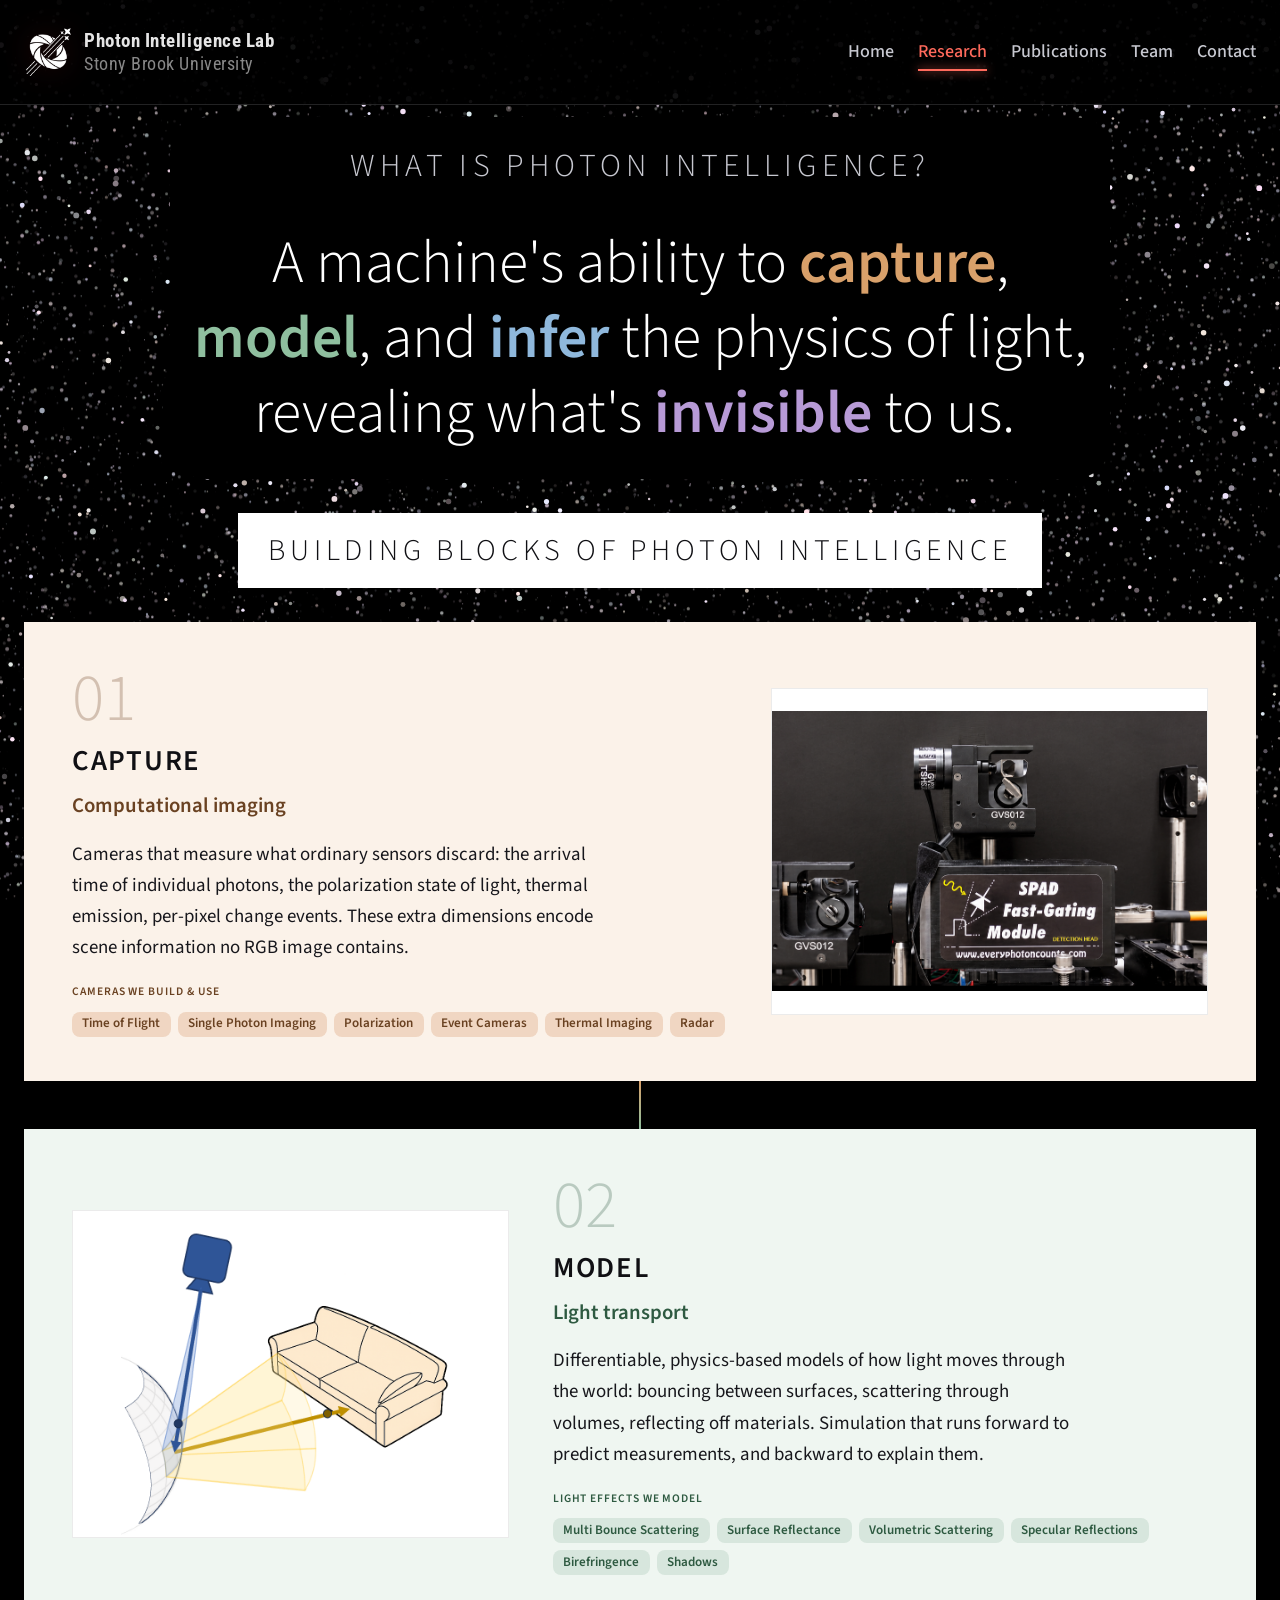
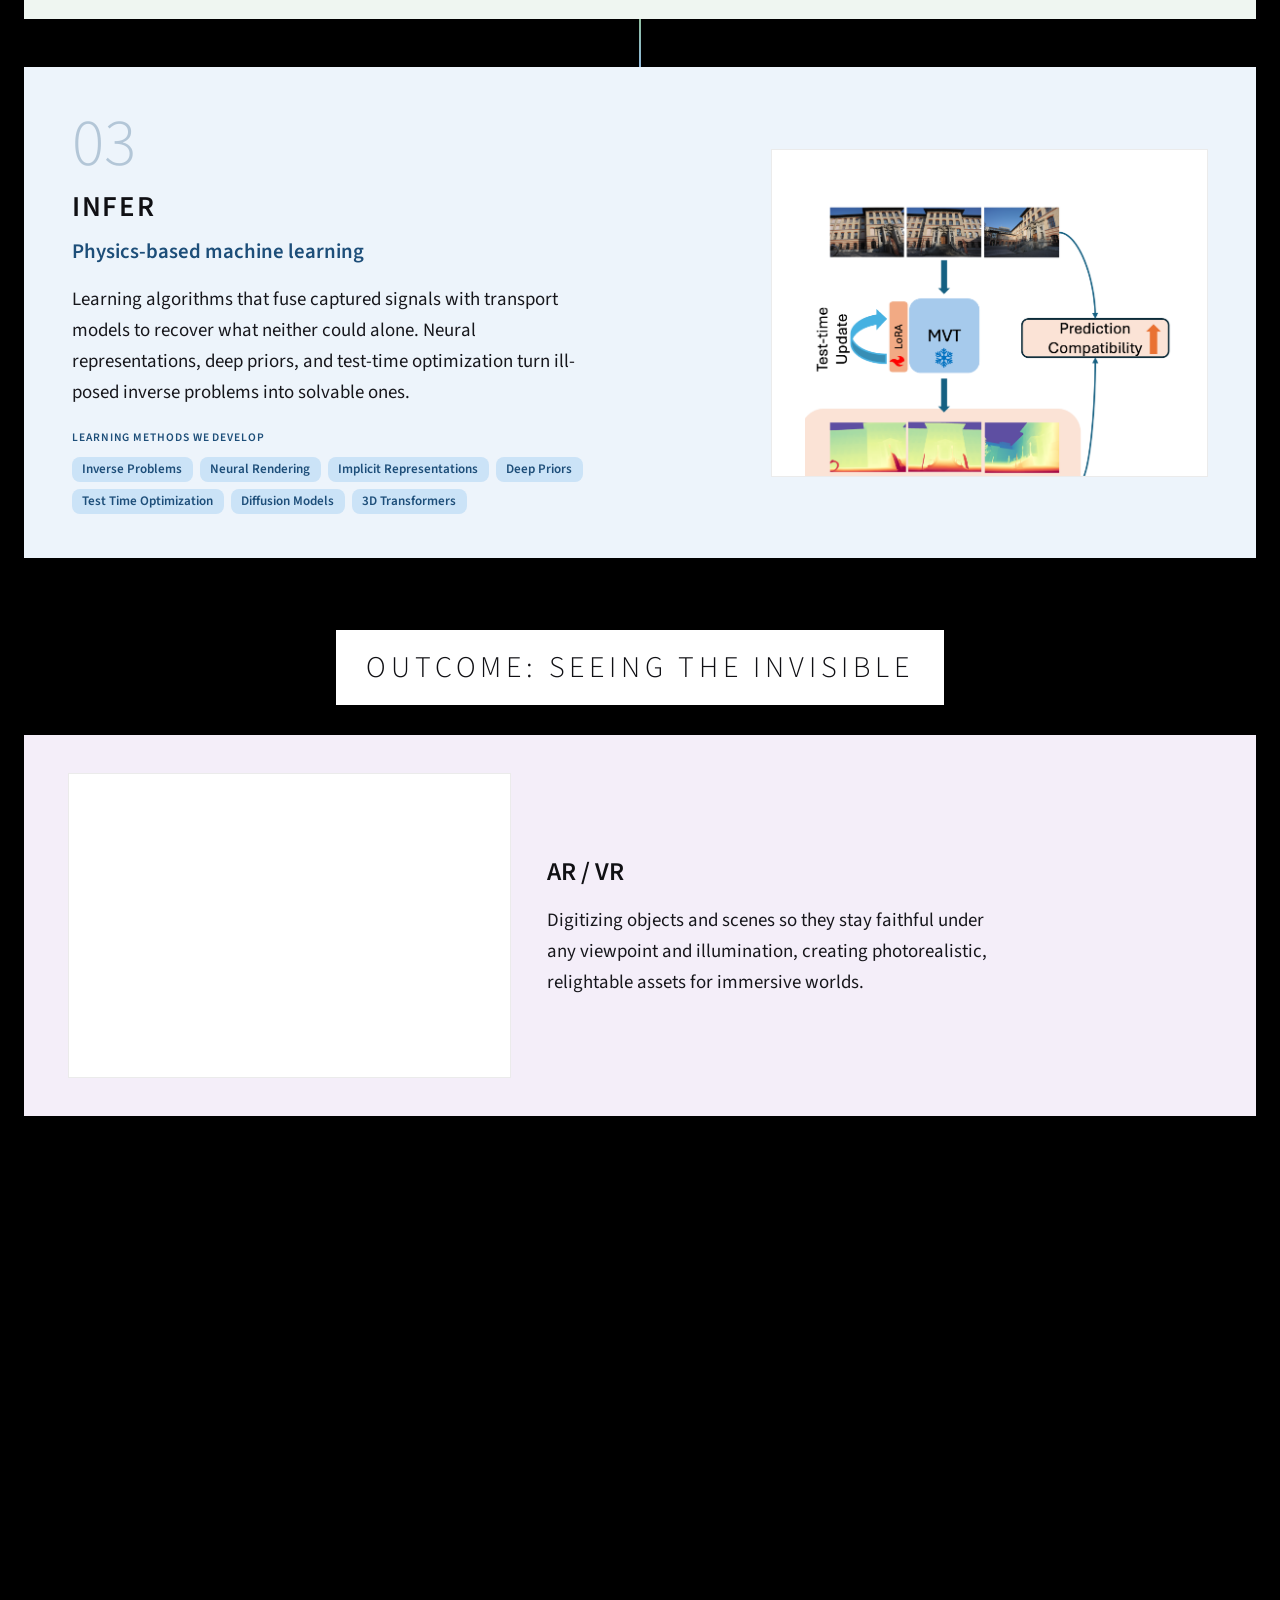
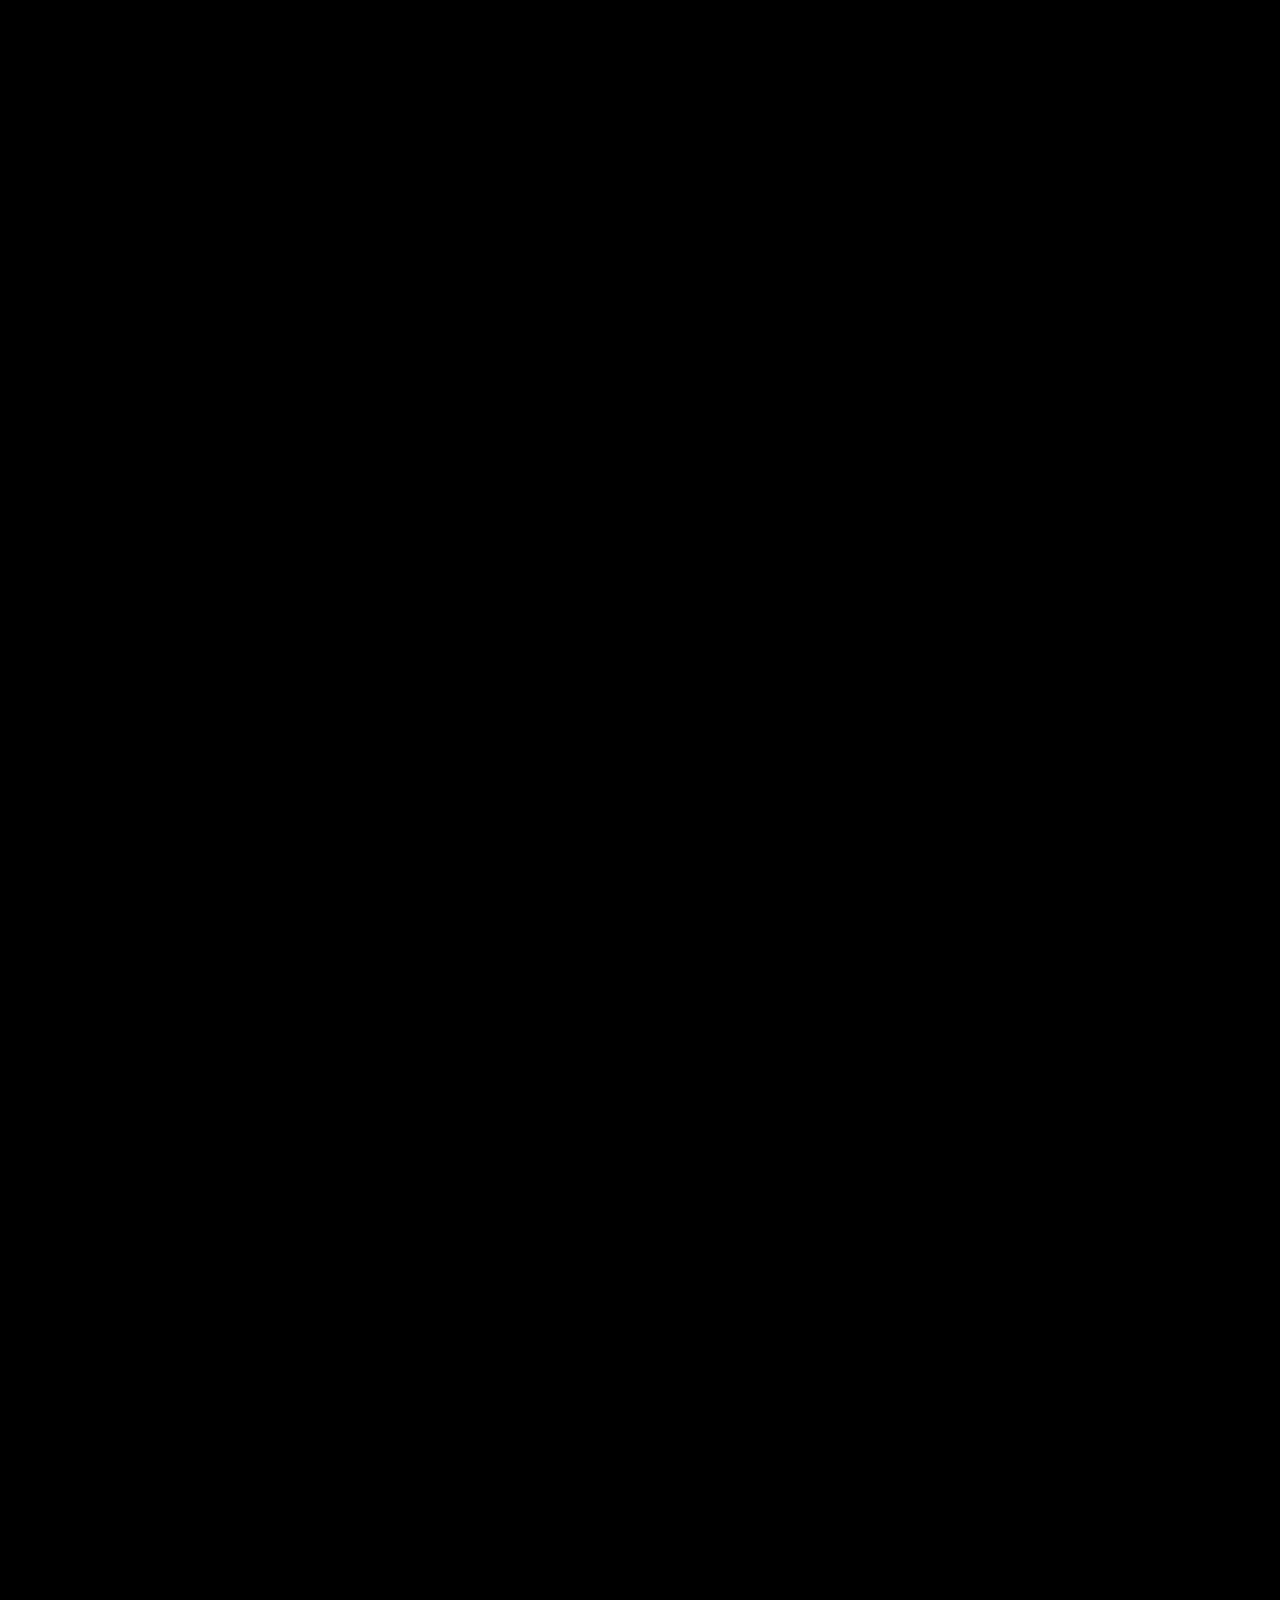
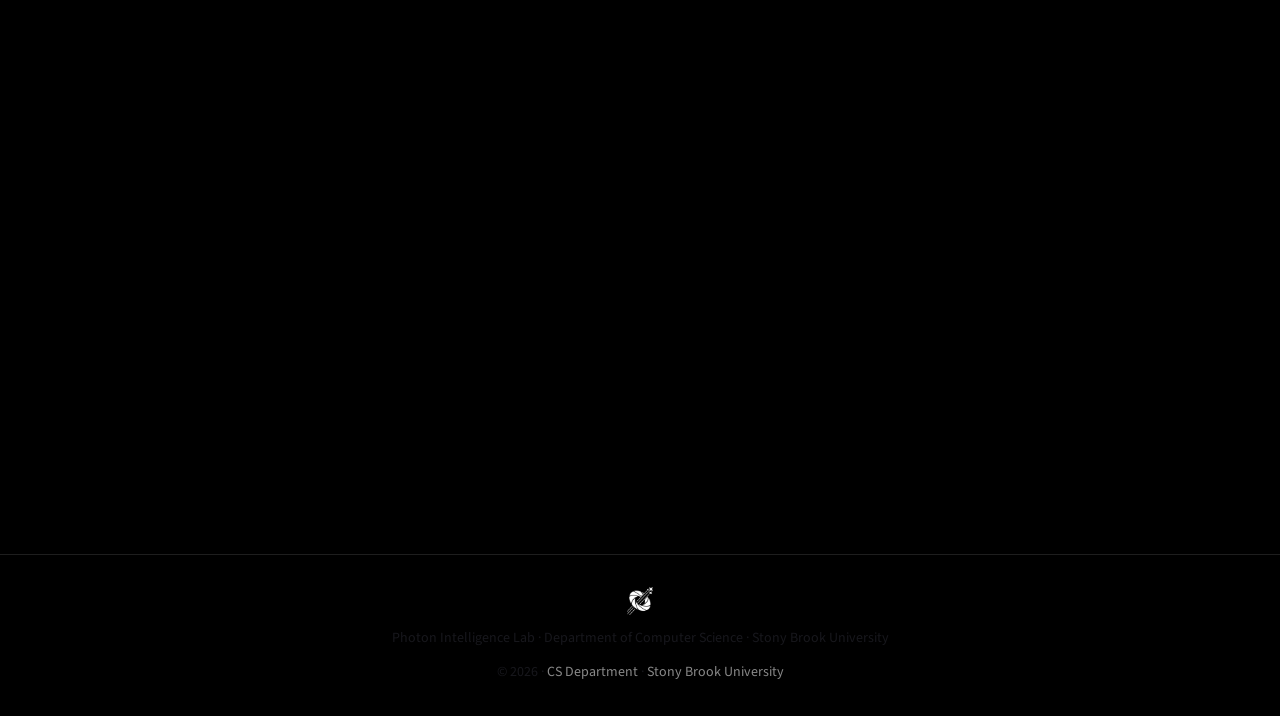
<file: research.html>
<!DOCTYPE html>
<!-- data-theme, class="no-anim" and the inline background are set statically
     (not by JS) so first paint is already correct — see site-theme.css/js
     for what no-anim suppresses and when it's lifted. -->
<html lang="en" data-theme="dark" class="no-anim" style="background:#000">

<head>
  <meta charset="UTF-8">
  <meta name="viewport" content="width=device-width, initial-scale=1.0">
  <meta name="color-scheme" content="dark">
  <title>Photon Intelligence Lab | Research</title>
  <meta name="description"
    content="Photon Intelligence: a machine's ability to capture, model, and infer the physics of light, revealing what's invisible to us.">
  <meta name="robots" content="noindex, nofollow">
  <link rel="preconnect" href="https://fonts.googleapis.com">
  <link rel="preconnect" href="https://fonts.gstatic.com" crossorigin>
  <link href="https://fonts.googleapis.com/css2?family=Source+Sans+3:wght@300;400;600;700&family=Roboto+Condensed:wght@400;700&display=optional" rel="stylesheet">
  <style>
    /* ============ Research page (Photon Intelligence) ============
       Chapters layout: dark hero, three tinted building-block panels
       (capture / model / infer, tinted per tag-category color), then a
       pinned outcomes section whose application cards scroll horizontally. */

    *,
    *::before,
    *::after {
      box-sizing: border-box;
    }

    body {
      margin: 0;
      min-height: 100vh;
      position: relative;
      /* No overflow-x here: any non-visible overflow on body disables
         position:sticky (the Outcomes pin). html{overflow-x:clip} in
         site-theme.css already handles stray horizontal overflow. */
      -webkit-font-smoothing: antialiased;
      -moz-osx-font-smoothing: grayscale;
    }

    .pi-wrap {
      position: relative;
      z-index: 1;
      max-width: 1280px;
      margin: 0 auto;
      padding: 12px 24px 64px;
    }

    /* ---- Hero ---- */
    .pi-hero {
      scroll-margin-top: 190px;
      margin-bottom: 34px;
    }

    .pi-hero-inner {
      max-width: 940px;
      margin: 0 auto;
      padding: 40px 12px 2px;
      text-align: center;
      background-color: var(--color-bg);
      border-radius: 36px;
    }

    .pi-hero-eyebrow {
      font-size: 32px;
      font-weight: 300;
      letter-spacing: 0.16em;
      text-transform: uppercase;
      color: var(--nav-link-color, var(--color-primary));
      margin-bottom: 18px;
      position: relative;
      top: -16px;
    }

    /* .page-research prefix beats site-theme.css's `.page-research h1 { color: var(--panel-ink) }`
       (same-specificity rule that loads after this inline style block). */
    .page-research .pi-hero h1 {
      font-family: var(--font-display);
      font-weight: 300;
      font-size: 60px;
      line-height: 1.25;
      color: #ffffff;
      margin: 0 0 26px;
    }

    .pi-hero h1 a {
      text-decoration: none;
      cursor: pointer;
      font-weight: 600;
    }

    .pi-hero h1 a:hover {
      text-decoration: underline;
      text-underline-offset: 6px;
    }

    .pi-em-capture { color: #d8a06a; }
    .pi-em-model { color: #8fbf9f; }
    .pi-em-infer { color: #8fb8dc; }
    .pi-em-invisible { color: #b79ad6; font-weight: 600; }

    /* ---- Section headings (white unrounded panel) ---- */
    .page-research .pi-panel-heading {
      display: inline-block;
      background: #ffffff;
      padding: 0.45em 1em;
      font-family: var(--font-display);
      font-size: 30px;
      font-weight: 300;
      letter-spacing: 0.16em;
      text-transform: uppercase;
      color: #101014;
      margin: 0;
    }

    .pi-heading-row {
      text-align: center;
      margin-bottom: 34px;
    }

    /* ---- Building blocks ---- */
    .pi-blocks {
      scroll-margin-top: 190px;
      margin-bottom: 72px;
    }

    .pi-block {
      color: #17171c;
      padding: 44px 48px;
      scroll-margin-top: 190px;
    }

    .pi-block--capture { background: #fbf2e9; }
    .pi-block--model { background: #eff6f1; }
    .pi-block--infer { background: #edf4fb; }

    .pi-block-grid {
      display: grid;
      grid-template-columns: minmax(0, 3fr) minmax(0, 2fr);
      gap: 44px;
      align-items: center;
    }

    .pi-block-grid--reverse {
      grid-template-columns: minmax(0, 2fr) minmax(0, 3fr);
    }

    .pi-block-num {
      font-family: var(--font-display);
      font-weight: 300;
      font-size: 4.2rem;
      line-height: 1;
      margin-bottom: 6px;
    }

    .pi-block--capture .pi-block-num { color: rgba(106, 66, 34, 0.28); }
    .pi-block--model .pi-block-num { color: rgba(46, 90, 65, 0.28); }
    .pi-block--infer .pi-block-num { color: rgba(29, 78, 121, 0.28); }

    .pi-block h3 {
      font-family: var(--font-display);
      font-weight: 600;
      font-size: 1.8rem;
      letter-spacing: 0.06em;
      text-transform: uppercase;
      color: #101014;
      margin: 0 0 4px;
    }

    .pi-block-sub {
      font-size: 1.3rem;
      font-weight: 600;
      margin-bottom: 16px;
    }

    .pi-block p {
      font-size: 1.18rem;
      line-height: 1.65;
      color: #3f3f46;
      margin: 0 0 20px;
      max-width: 58ch;
    }

    .pi-tags-label {
      font-size: 0.72rem;
      font-weight: 600;
      letter-spacing: 0.08em;
      text-transform: uppercase;
      margin-bottom: 10px;
    }

    .pi-block--capture .pi-block-sub,
    .pi-block--capture .pi-tags-label { color: #6a4222; }
    .pi-block--model .pi-block-sub,
    .pi-block--model .pi-tags-label { color: #2e5a41; }
    .pi-block--infer .pi-block-sub,
    .pi-block--infer .pi-tags-label { color: #1d4e79; }

    .pi-block-tags {
      display: flex;
      flex-wrap: wrap;
      gap: 7px;
    }

    /* Hover-driven crossfade slideshow */
    .pi-slides {
      aspect-ratio: 4/3;
      border: 1px solid rgba(0, 0, 0, 0.08);
      overflow: hidden;
      position: relative;
      background: #ffffff;
    }

    .pi-slides img {
      position: absolute;
      inset: 0;
      width: 100%;
      height: 100%;
      object-fit: contain;
      opacity: 0;
      transition: opacity 0.8s ease;
    }

    .pi-slides img.active {
      opacity: 1;
    }

    .pi-connector {
      display: flex;
      justify-content: center;
    }

    .pi-connector div {
      width: 2px;
      height: 48px;
    }

    /* ---- Outcomes: pinned horizontal scroll ---- */
    .pi-outcomes {
      scroll-margin-top: 190px;
    }

    .pi-h-wrap {
      height: 340vh;
      position: relative;
    }

    .pi-h-sticky {
      position: sticky;
      top: 120px;
      overflow: hidden;
    }

    .pi-h-sticky .pi-heading-row {
      margin-bottom: 30px;
    }

    .pi-h-track {
      display: flex;
      gap: 24px;
      will-change: transform;
    }

    .pi-app {
      flex: 0 0 100%;
      min-width: 0;
      background: #f4eef9;
      color: #17171c;
      padding: 38px 44px;
    }

    .pi-app-grid {
      display: grid;
      grid-template-columns: minmax(0, 2fr) minmax(0, 3fr);
      gap: 36px;
      align-items: center;
    }

    .pi-app-img {
      aspect-ratio: 16/11;
      background: #ffffff;
      border: 1px solid rgba(0, 0, 0, 0.08);
      overflow: hidden;
    }

    .pi-app-img img,
    .pi-app-img video {
      width: 100%;
      height: 100%;
      object-fit: contain;
      display: block;
    }

    .pi-app h3 {
      font-family: var(--font-display);
      font-weight: 600;
      font-size: 1.6rem;
      color: #101014;
      margin: 0 0 12px;
    }

    .pi-app p {
      font-size: 1.18rem;
      line-height: 1.65;
      color: #3f3f46;
      margin: 0;
      max-width: 52ch;
    }

    /* ---- Responsive ---- */
    @media (max-width: 900px) {
      .pi-hero h1 {
        font-size: 38px;
      }

      .pi-hero-eyebrow {
        font-size: 22px;
      }

      .pi-block-grid,
      .pi-block-grid--reverse,
      .pi-app-grid {
        grid-template-columns: 1fr;
      }

      .pi-block-grid--reverse .pi-slides {
        order: 2;
      }

      .pi-panel-heading {
        font-size: 20px;
      }
    }
  </style>
  <script src="./starfield-bg.js" defer></script>
  <script type="module" crossorigin src="./assets/site-theme-B1-B-oss.js"></script>
  <link rel="stylesheet" crossorigin href="./assets/site-theme-BQDHbtha.css">
</head>

<body class="page-research" data-force-theme="dark">
  <header class="site-header" role="banner">
    <div class="site-header-inner">
      <a class="site-brand" href="index.html" aria-label="Photon Intelligence Lab home">
        <img class="site-brand-mark brand-on-dark" src="./images/brand/phi-mark-on-dark.png" alt="" aria-hidden="true"><img class="site-brand-mark brand-on-light" src="./images/brand/phi-mark-on-light.png" alt="" aria-hidden="true">
        <span class="site-brand-copy"><strong>Photon Intelligence Lab</strong>Stony Brook University</span>
      </a>
      <div class="site-header-actions">
        <nav aria-label="Primary"><ul class="site-nav-links">
          <li><a href="index.html">Home</a></li>
          <li><a href="research.html" aria-current="page">Research</a></li>
          <li><a href="publications.html">Publications</a></li>
          <li><a href="team.html">Team</a></li>
          <li><a href="contact.html">Contact</a></li>
        </ul></nav>
      </div>
    </div>
  </header>

  <main class="pi-wrap" id="top">

    <!-- WHAT IS PHOTON INTELLIGENCE -->
    <section id="what" class="pi-hero">
      <div class="pi-hero-inner">
        <div class="pi-hero-eyebrow">What is Photon Intelligence?</div>
        <h1>A machine's ability to&nbsp;<a href="#block-capture" class="pi-em-capture">capture</a>,
          <a href="#block-model" class="pi-em-model">model</a>, and&nbsp;<a href="#block-infer" class="pi-em-infer">infer</a>
          the physics of light,<br>revealing what's <a href="#outcomes" class="pi-em-invisible">invisible</a> to us.&nbsp;</h1>
      </div>
    </section>

    <!-- BUILDING BLOCKS -->
    <section id="blocks" class="pi-blocks">
      <div class="pi-heading-row">
        <h2 class="pi-panel-heading">Building blocks of Photon Intelligence</h2>
      </div>

      <article id="block-capture" class="pi-block pi-block--capture">
        <div class="pi-block-grid">
          <div>
            <div class="pi-block-num">01</div>
            <h3>Capture</h3>
            <div class="pi-block-sub">Computational imaging</div>
            <p>Cameras that measure what ordinary sensors discard: the arrival time of individual photons, the
              polarization state of light, thermal emission, per-pixel change events. These extra dimensions encode
              scene information no RGB image contains.</p>
            <div class="pi-tags-label">Cameras we build &amp; use</div>
            <div class="pi-block-tags">
              <a class="phi-tag phi-tag--imaging" href="publications.html?tag=time-of-flight">Time of Flight</a>
              <a class="phi-tag phi-tag--imaging" href="publications.html?tag=single-photon-imaging">Single Photon Imaging</a>
              <a class="phi-tag phi-tag--imaging" href="publications.html?tag=polarization">Polarization</a>
              <a class="phi-tag phi-tag--imaging" href="publications.html?tag=event-cameras">Event Cameras</a>
              <a class="phi-tag phi-tag--imaging" href="publications.html?tag=thermal-imaging">Thermal Imaging</a>
              <a class="phi-tag phi-tag--imaging" href="publications.html?tag=radar">Radar</a>
            </div>
          </div>
          <div class="pi-slides" data-slideshow>
            <img class="active" src="images/research/capture/nlos.png" alt="Non-line-of-sight capture research figure">
            <img src="images/research/capture/pandora.png" alt="Polarization capture research figure">
            <img src="images/research/capture/spad_robot.png" alt="SPAD-equipped robot capture research figure">
            <img src="images/research/capture/Picture1.png" alt="Computational imaging capture research figure">
          </div>
        </div>
      </article>

      <div class="pi-connector" aria-hidden="true"><div style="background:linear-gradient(180deg, #d8a06a, #8fbf9f)"></div></div>

      <article id="block-model" class="pi-block pi-block--model">
        <div class="pi-block-grid pi-block-grid--reverse">
          <div class="pi-slides" data-slideshow>
            <img class="active" src="images/research/model/specular.png" alt="Specular reflection modeling research figure">
            <img src="images/research/model/birefringence.png" alt="Birefringence modeling research figure">
            <img src="images/research/model/sfp.png" alt="Shape from polarization research figure">
            <img src="images/research/model/nlos.png" alt="Non-line-of-sight light transport research figure">
          </div>
          <div>
            <div class="pi-block-num">02</div>
            <h3>Model</h3>
            <div class="pi-block-sub">Light transport</div>
            <p>Differentiable, physics-based models of how light moves through the world: bouncing between surfaces,
              scattering through volumes, reflecting off materials. Simulation that runs forward to predict
              measurements, and backward to explain them.</p>
            <div class="pi-tags-label">Light effects we model</div>
            <div class="pi-block-tags">
              <a class="phi-tag phi-tag--light-transport" href="publications.html?tag=multi-bounce-scattering">Multi Bounce Scattering</a>
              <a class="phi-tag phi-tag--light-transport" href="publications.html?tag=surface-reflectance">Surface Reflectance</a>
              <a class="phi-tag phi-tag--light-transport" href="publications.html?tag=volumetric-scattering">Volumetric Scattering</a>
              <a class="phi-tag phi-tag--light-transport" href="publications.html?tag=specular-reflections">Specular Reflections</a>
              <a class="phi-tag phi-tag--light-transport" href="publications.html?tag=birefringence">Birefringence</a>
              <a class="phi-tag phi-tag--light-transport" href="publications.html?tag=shadows">Shadows</a>
            </div>
          </div>
        </div>
      </article>

      <div class="pi-connector" aria-hidden="true"><div style="background:linear-gradient(180deg, #8fbf9f, #8fb8dc)"></div></div>

      <article id="block-infer" class="pi-block pi-block--infer">
        <div class="pi-block-grid">
          <div>
            <div class="pi-block-num">03</div>
            <h3>Infer</h3>
            <div class="pi-block-sub">Physics-based machine learning</div>
            <p>Learning algorithms that fuse captured signals with transport models to recover what neither could
              alone. Neural representations, deep priors, and test-time optimization turn ill-posed inverse problems
              into solvable ones.</p>
            <div class="pi-tags-label">Learning methods we develop</div>
            <div class="pi-block-tags">
              <a class="phi-tag phi-tag--machine-learning" href="publications.html?tag=inverse-problems">Inverse Problems</a>
              <a class="phi-tag phi-tag--machine-learning" href="publications.html?tag=neural-rendering">Neural Rendering</a>
              <a class="phi-tag phi-tag--machine-learning" href="publications.html?tag=implicit-representations">Implicit Representations</a>
              <a class="phi-tag phi-tag--machine-learning" href="publications.html?tag=deep-priors">Deep Priors</a>
              <a class="phi-tag phi-tag--machine-learning" href="publications.html?tag=test-time-optimization">Test Time Optimization</a>
              <a class="phi-tag phi-tag--machine-learning" href="publications.html?tag=diffusion-models">Diffusion Models</a>
              <a class="phi-tag phi-tag--machine-learning" href="publications.html?tag=3D-transformers">3D Transformers</a>
            </div>
          </div>
          <div class="pi-slides" data-slideshow>
            <img class="active" src="images/research/infer/test_time.png" alt="Test-time optimization research figure">
            <img src="images/research/infer/poppy.gif" alt="Polarization-guided normal estimation research figure">
            <img src="images/research/infer/what_if_eye.png" alt="Vision evolution research figure">
            <img src="images/research/infer/orca.png" alt="Objects as radiance-field cameras research figure">
          </div>
        </div>
      </article>
    </section>

    <!-- OUTCOMES: pinned horizontal scroll -->
    <section id="outcomes" class="pi-outcomes">
      <div class="pi-h-wrap" data-hscroll>
        <div class="pi-h-sticky">
          <div class="pi-heading-row">
            <h2 class="pi-panel-heading">Outcome: Seeing the invisible</h2>
          </div>
          <div class="pi-h-track" data-hscroll-track>

            <article class="pi-app">
              <div class="pi-app-grid">
                <div class="pi-app-img"><video data-scrub src="images/research/apps/pandora_scrub.mp4" muted playsinline preload="auto" aria-label="AR / VR: polarization-aided radiance decomposition (PANDORA)"></video></div>
                <div>
                  <h3>AR / VR</h3>
                  <p>Digitizing objects and scenes so they stay faithful under any viewpoint and illumination,
                    creating photorealistic, relightable assets for immersive worlds.</p>
                </div>
              </div>
            </article>

            <article class="pi-app">
              <div class="pi-app-grid">
                <div class="pi-app-img"><video data-scrub src="images/research/apps/navnlos_scrub.mp4" muted playsinline preload="auto" aria-label="Robotics: non-line-of-sight navigation"></video></div>
                <div>
                  <h3>Robotics</h3>
                  <p>Perception that holds up where cameras fail: seeing around corners, through glare, and in
                    photon-starved conditions.</p>
                </div>
              </div>
            </article>

            <article class="pi-app">
              <div class="pi-app-grid">
                <div class="pi-app-img"><video data-scrub src="images/research/apps/nest_scrub.mp4" muted playsinline preload="auto" aria-label="Biomedical imaging: neural stress tensor tomography (NeST)"></video></div>
                <div>
                  <h3>Biomedical imaging</h3>
                  <p>Peering into scattering tissue at low light doses, pairing photon-limited measurements with
                    learned priors for low-dose, depth-resolved modalities.</p>
                </div>
              </div>
            </article>

            <article class="pi-app">
              <div class="pi-app-grid">
                <div class="pi-app-img"><video data-scrub data-loops="1" src="images/research/apps/bls3d_scrub.mp4" muted playsinline preload="auto" aria-label="Quantum sensing: diffuse single-photon LiDAR scanning (Blurred LiDAR)"></video></div>
                <div>
                  <h3>Quantum sensing</h3>
                  <p>Photon-resolved measurement for precision metrology: time-tagging for ranging and polarization
                    for structural contrast at the limits of resolution.</p>
                </div>
              </div>
            </article>

          </div>
        </div>
      </div>
    </section>
  </main>

  <footer class="site-footer">
    <div class="site-footer-inner">
      <img class="site-footer-mark brand-on-dark" src="./images/brand/phi-mark-on-dark.png" alt="" aria-hidden="true"><img class="site-footer-mark brand-on-light" src="./images/brand/phi-mark-on-light.png" alt="" aria-hidden="true">
      <p>Photon Intelligence Lab · Department of Computer Science · Stony Brook University</p>
      <p>&copy; <span class="footer-year"></span> · <a href="https://www.cs.stonybrook.edu" target="_blank" rel="noopener noreferrer">CS Department</a> · <a href="https://www.stonybrook.edu" target="_blank" rel="noopener noreferrer">Stony Brook University</a></p>
    </div>
  </footer>
  <script>document.querySelectorAll('.footer-year').forEach(function (el) { el.textContent = new Date().getFullYear(); });</script>

  <script>
    // Hover-driven crossfade slideshows: images cycle only while the pointer
    // is over the figure; otherwise the current image stays put.
    document.querySelectorAll('[data-slideshow]').forEach(function (box) {
      var imgs = Array.prototype.slice.call(box.querySelectorAll('img'));
      var idx = 0, timer = null;
      function advance() {
        imgs[idx].classList.remove('active');
        idx = (idx + 1) % imgs.length;
        imgs[idx].classList.add('active');
      }
      // Hovering anywhere on the tinted panel (not just the image) runs the
      // slideshow; leaving the panel pauses it on the current image.
      var hoverScope = box.closest('.pi-block') || box;
      hoverScope.addEventListener('mouseenter', function () {
        if (timer) return;
        timer = setInterval(advance, 1800);
      });
      hoverScope.addEventListener('mouseleave', function () {
        clearInterval(timer);
        timer = null;
      });
    });

    // Outcomes horizontal scroll-through: the section pins under the header
    // and vertical scroll translates the card track sideways. Horizontal
    // travel completes at 85% of the pinned range so the last card is fully
    // in view with dwell time before the section unpins.
    (function () {
      var wrap = document.querySelector('[data-hscroll]');
      var track = document.querySelector('[data-hscroll-track]');
      if (!wrap || !track) return;
      var PIN_TOP = 120;
      // Application-card videos scrub with the same scroll progress that
      // slides the track: scrolling advances (or rewinds) the animation,
      // no scroll leaves it frozen on the current frame. Each clip plays
      // through LOOPS full cycles across the pinned range.
      var LOOPS = 2; // default full play-throughs per pinned range
      var vids = Array.prototype.slice.call(document.querySelectorAll('[data-scrub]'));
      function scrub(p) {
        vids.forEach(function (v) {
          if (!v.duration || isNaN(v.duration)) return;
          var loops = parseFloat(v.getAttribute('data-loops')) || LOOPS;
          // Hold the final frame at the end of the travel: a plain modulo
          // wraps p=1 back to t=0 and flashes the first frame.
          var t = p >= 1 ? v.duration - 0.05
                         : (p * v.duration * loops) % v.duration;
          if (Math.abs(v.currentTime - t) > 0.03) v.currentTime = t;
        });
      }
      function update() {
        var sticky = wrap.firstElementChild;
        var stickyH = sticky ? sticky.offsetHeight : 0;
        var travel = Math.max((wrap.offsetHeight - stickyH) * 0.85, 1);
        var p = Math.min(Math.max((PIN_TOP - wrap.getBoundingClientRect().top) / travel, 0), 1);
        var maxX = Math.max(track.scrollWidth - track.clientWidth, 0);
        track.style.transform = 'translateX(' + (-p * maxX).toFixed(1) + 'px)';
        // Seek directly on scroll: scroll events are already frame-paced, and
        // an rAF hop can wedge shut if scheduled while the tab is hidden.
        scrub(p);
        // While the section is pinned, vertical scroll reads as sideways card
        // motion — hold the starfield still so there aren't two competing
        // movements behind it.
        if (window.phiStarfieldFreeze) window.phiStarfieldFreeze(p > 0);
      }
      window.addEventListener('scroll', update, { passive: true });
      window.addEventListener('resize', update);
      vids.forEach(function (v) { v.addEventListener('loadedmetadata', update); });
      update();
    })();

    // Smooth-scroll with header offset for in-page anchors (capture/model/infer).
    document.querySelectorAll('a[href^="#"]').forEach(function (anchor) {
      anchor.addEventListener('click', function (e) {
        var target = document.querySelector(this.getAttribute('href'));
        if (!target) return;
        e.preventDefault();
        window.scrollTo({ top: target.getBoundingClientRect().top + window.pageYOffset - 190, behavior: 'smooth' });
        history.pushState(null, null, this.getAttribute('href'));
      });
    });
  </script>
</body>

</html>
</file>
<file: assets/site-theme-BQDHbtha.css>
:root{--text-xs: clamp(.75rem, .7rem + .25vw, .875rem);--text-sm: clamp(.875rem, .8rem + .35vw, 1rem);--text-base: clamp(1rem, .95rem + .25vw, 1.125rem);--text-lg: clamp(1.125rem, 1rem + .75vw, 1.5rem);--text-xl: clamp(1.5rem, 1.2rem + 1.25vw, 2.25rem);--text-2xl: clamp(2rem, 1.2rem + 2.5vw, 3.5rem);--text-3xl: clamp(2.5rem, 1rem + 4vw, 5rem);--space-2: .5rem;--space-3: .75rem;--space-4: 1rem;--space-6: 1.5rem;--space-8: 2rem;--space-12: 3rem;--space-16: 4rem;--font-display: "Myriad Pro", "Source Sans 3", "Segoe UI", "Open Sans", Arial, sans-serif;--font-body: "Myriad Pro", "Source Sans 3", "Segoe UI", "Open Sans", Arial, sans-serif;--font-condensed: "Myriad Pro Condensed", "Myriad Pro", "Roboto Condensed", "Arial Narrow", sans-serif;--font-mono: "Myriad Pro", "Source Sans 3", "Segoe UI", Arial, sans-serif;--radius-sm: 0;--radius-md: 0;--radius-lg: 0;--radius-xl: 0;--radius-full: 0;--content-wide: 1280px;--header-height: 104px;--transition-interactive: .18s cubic-bezier(.16, 1, .3, 1);--sbu-red: #990000;--sbu-dark-red: #6b000d;--sbu-bright-red: #d52027;--sbu-dark-gray: #4b4b4b;--sbu-medium-gray: #828282;--sbu-light-gray: #bebebe;--panel-ink: #17171c;--panel-ink-strong: #101014;--panel-ink-muted: #5a5a66;--panel-hairline: rgba(0, 0, 0, .12);--nav-link-color: #c7c8d0;--nav-link-hover-color: #ff6a5c}:root,[data-theme=dark]{--color-bg: #000000;--color-surface: #0a0a0a;--color-surface-2: #111111;--color-surface-offset: #0d0d0d;--color-surface-dynamic: #1a1a1a;--color-divider: #1f1f1f;--color-border: #2a2a2a;--color-text: #e5e5e5;--color-text-muted: #888888;--color-text-faint: #505050;--color-text-inverse: #000000;--color-primary: #d52027;--color-primary-hover: #e8564d;--color-primary-active: #990000;--color-primary-glow: rgba(213, 32, 39, .18);--color-accent-red: #990000;--shadow-sm: 0 1px 2px rgba(0, 0, 0, .4);--shadow-md: 0 4px 12px rgba(0, 0, 0, .5);--shadow-lg: 0 12px 32px rgba(0, 0, 0, .6)}[data-theme=light]{--color-bg: #f5f7fa;--color-surface: #ffffff;--color-surface-2: #f0f2f5;--color-surface-offset: #e8ecf0;--color-surface-dynamic: #dde2e8;--color-divider: #d1d8e0;--color-border: #c4cdd8;--color-text: #0f1520;--color-text-muted: #4a5568;--color-text-faint: #8892a4;--color-text-inverse: #f5f7fa;--color-primary: #990000;--color-primary-hover: #6b000d;--color-primary-active: #6b000d;--color-primary-glow: rgba(153, 0, 0, .1);--color-accent-red: #990000;--shadow-sm: 0 1px 2px rgba(0, 0, 0, .06);--shadow-md: 0 4px 12px rgba(0, 0, 0, .08);--shadow-lg: 0 12px 32px rgba(0, 0, 0, .12)}html{color-scheme:dark;scroll-behavior:smooth;scroll-padding-top:calc(var(--header-height) + 8px);overflow-x:clip}html[data-theme=light]{color-scheme:light}html.no-anim,html.no-anim *{transition:none!important}body{min-height:100dvh;margin:0;font-family:var(--font-body)!important;font-size:var(--text-base);line-height:1.6;color:var(--color-text)!important;background:var(--color-bg)!important;-webkit-font-smoothing:antialiased;text-rendering:optimizeLegibility}h1,h2,h3,h4,h5,h6{font-family:var(--font-display)!important;color:var(--color-text);text-wrap:balance}a{transition:color var(--transition-interactive),border-color var(--transition-interactive),background var(--transition-interactive)}::selection{background:#d520274d;color:var(--color-text)}:focus-visible{outline:2px solid var(--color-primary);outline-offset:3px}@keyframes phi-starfield-in{0%{opacity:0}to{opacity:1}}#starfield-bg{position:fixed;top:0;right:0;bottom:0;left:0;z-index:0;pointer-events:none;opacity:0;animation:phi-starfield-in .9s ease-out forwards}main{position:relative;z-index:1}.site-header{position:sticky;top:0;z-index:1000;padding:26px var(--space-6);background:#000000eb;border-bottom:1px solid rgba(242,242,244,.14);transition:box-shadow var(--transition-interactive);transform:translateZ(0)}.site-header--scrolled{box-shadow:var(--shadow-md)}.site-header-inner{width:min(100%,var(--content-wide));min-height:52px;margin:0 auto;display:flex;align-items:center;justify-content:space-between;gap:var(--space-6)}.site-brand{display:flex;align-items:center;gap:var(--space-3);color:var(--color-text)!important;text-decoration:none;flex:0 0 auto}.site-brand-mark{width:48px;height:48px;color:var(--color-primary);filter:drop-shadow(0 0 14px var(--color-primary-glow))}img.site-brand-mark,img.site-footer-mark{object-fit:contain}[data-theme=light] .brand-on-dark{display:none}html:not([data-theme=light]) .brand-on-light{display:none}.site-brand-copy{font-family:var(--font-condensed);font-stretch:condensed;font-size:var(--text-base);line-height:1.25;letter-spacing:.03em;color:var(--color-text-muted)}.site-brand-copy strong{display:block;color:var(--color-text);font-weight:700;font-size:1.08em}.site-header-actions{display:flex;align-items:center;gap:var(--space-4)}.site-header nav{display:block!important;position:static!important;height:auto!important;padding:0!important;background:transparent!important}.site-header nav ul{display:flex;align-items:center;gap:clamp(.8rem,2vw,1.5rem);margin:0;padding:0;list-style:none}.site-nav-links{display:flex;align-items:center;gap:clamp(.8rem,2vw,1.5rem);margin:0;padding:0;list-style:none}.site-nav-links a{position:relative;color:var(--nav-link-color)!important;font-size:var(--text-base);font-weight:500;text-decoration:none}.site-nav-links a:hover,.site-nav-links a[aria-current=page]{color:var(--nav-link-hover-color)!important}.site-nav-links a[aria-current=page]:after{content:"";position:absolute;left:0;right:0;bottom:-.45rem;height:2px;background:var(--nav-link-hover-color);box-shadow:0 0 10px var(--nav-link-hover-color)}.theme-toggle{width:40px;height:40px;padding:0;display:grid;place-items:center;border:0;color:var(--color-text-muted);background:transparent;cursor:pointer}.theme-toggle:hover{color:var(--color-text);background:var(--color-surface-dynamic)}.site-footer{position:relative;z-index:2;margin-top:auto;padding:var(--space-8) var(--space-6);color:var(--color-text-muted);background:#0009;border-top:1px solid rgba(242,242,244,.12);text-align:center}.site-footer-inner{width:min(100%,var(--content-wide));margin:0 auto;display:grid;justify-items:center;gap:var(--space-3)}.site-footer-mark{width:28px;height:28px;color:var(--color-primary)}.site-footer p{margin:0;max-width:none;font-size:var(--text-xs)}.site-footer a{color:var(--color-text-muted);text-decoration:none}.site-footer a:hover{color:var(--color-primary)}.phi-tag{display:inline-block;padding:.28em .8em;border-radius:8px;font-size:.82rem;font-weight:600;line-height:1.35;white-space:nowrap;text-decoration:none}a.phi-tag:hover{filter:brightness(.94)}.phi-tag--imaging{background:#f0d6c2;color:#6a4222}.phi-tag--light-transport{background:#d7e6dd;color:#2e5a41}.phi-tag--machine-learning{background:#cbe3f7;color:#1d4e79}.phi-tag--application{background:#e8dbf2;color:#5b3a80}.phi-tag-row{display:flex;flex-wrap:wrap;gap:.4rem;max-width:100%}.phi-scroll-light{scrollbar-width:thin;scrollbar-color:rgba(15,34,44,.3) transparent}.phi-scroll-light::-webkit-scrollbar{width:6px;height:6px}.phi-scroll-light::-webkit-scrollbar-track{background:transparent}.phi-scroll-light::-webkit-scrollbar-thumb{background:#0f222c47;border-radius:999px}.phi-scroll-light::-webkit-scrollbar-thumb:hover{background:#0f222c73}.page-publications{--bg: var(--color-bg);--bg-2: var(--color-bg);--surface: #ffffff;--surface-strong: #ffffff;--border: var(--panel-hairline);--text: var(--panel-ink);--muted: var(--panel-ink-muted);--accent: var(--sbu-red);--accent-2: var(--sbu-red);--shadow: none;--radius: 0}.page-publications .hero,.page-publications .content{width:min(calc(100% - 2rem),var(--content-wide))}.page-publications .hero h1,.page-publications .year-heading{display:inline-block;width:fit-content;max-width:none;font-weight:300;color:#fff;background:#000;border-radius:16px;padding:.35em .8em}.page-publications .hero p{color:#c9c5d4}.page-publications .eyebrow{color:var(--sbu-bright-red);background:#d520271f;border-radius:0}.page-publications .toolbar{background:transparent;box-shadow:none}.page-publications .publication-card{background:#fff;color:var(--panel-ink);border:none;border-radius:0;box-shadow:none}.page-publications .search-bar{background:#fff;border:1px solid rgba(0,0,0,.25);border-radius:999px}.page-publications .search-bar:focus-within{border-color:var(--sbu-red)}.page-publications .search{color:var(--panel-ink);background:transparent;border:none;border-radius:999px}.page-publications .search-submit{background:var(--sbu-red);color:#fff}.page-publications .search::placeholder{color:#8a8a92}.page-publications .publication-title{color:var(--panel-ink-strong);font-weight:600}.page-publications .publication-venue{color:var(--panel-ink)}.page-publications .author-last-name{color:var(--panel-ink-strong)}.page-publications .publication-type{color:var(--sbu-red);background:#99000012;border-radius:0}.page-publications .chip-link{color:var(--sbu-red);background:#9900000a;border:1px solid rgba(153,0,0,.35);border-radius:0}.page-publications .chip-link:hover{border-color:var(--sbu-red)}.page-publications .abstract-summary{color:var(--sbu-red)}.page-publications .abstract-details{border-top-color:var(--panel-hairline)}.page-publications .empty-state,.page-publications .loading-state{background:#fff;color:var(--panel-ink-muted);border:1px dashed rgba(0,0,0,.3);border-radius:0}.page-research{--bg: var(--color-bg);--surface: #ffffff;--surface2: #f4f4f6;--text: var(--panel-ink);--muted: var(--panel-ink-muted);--y: var(--sbu-bright-red);--b: var(--sbu-red);--bd: var(--panel-hairline);--chrome-bg: rgba(0, 0, 0, .62);--chrome-text: var(--color-text);--chrome-muted: var(--color-text-muted);--blue-text: var(--sbu-red);--green-text: var(--sbu-dark-red)}.page-research .sub-tabs{background:#fff;border:none;border-radius:0;box-shadow:0 4px 24px #00000080}.page-research .sub-tabs a{color:var(--panel-ink-muted);border-radius:0}.page-research .sub-tabs a:hover{color:var(--panel-ink);background:#9900000f}.page-research .sub-tabs a.active{color:var(--sbu-red);background:#99000014;border-color:#9006}.page-research .hero,.page-research .section-block,.page-research .methods-diagram,.page-research .app-card,.page-research .block{background:#fff;color:var(--panel-ink);border:none;border-radius:0;box-shadow:none}.page-research .hero:before,.page-research .hero:after{display:none}.page-research .hero h1{font-weight:300}.page-research .panel{border-radius:0}.page-research .tools-panel,.page-research .outcomes-panel{background:#f7f7f9;border:1px solid var(--panel-hairline)}.page-research .tools-panel .panel-title{color:var(--sbu-red)}.page-research .outcomes-panel .panel-title{color:var(--sbu-dark-red)}.page-research .tool-item,.page-research .app-item{background:#fff;border:1px solid var(--panel-hairline);border-radius:0}.page-research .tool-item:hover,.page-research .app-item:hover{background:#9900000a;border-color:#9006;box-shadow:none}.page-research .tool-icon img{filter:none}.page-research .core-logo-box{background:#fff;border:1px solid var(--panel-hairline);border-radius:0;box-shadow:none}.page-research h1,.page-research h2,.page-research h3,.page-research p,.page-research li{color:var(--panel-ink)}.page-research .hero h1{color:var(--panel-ink-strong)}.page-research h2,.page-research h3{color:var(--panel-ink-strong);font-weight:600}.page-research .tagline,.page-research p.detail,.page-research p.intro{color:var(--panel-ink-muted)}.page-research .methods-content ol li{background:#f7f7f9;border:1px solid var(--panel-hairline);border-radius:0;color:#3f3f46}.page-research .methods-content ol li:before{background:#99000014;border:1px solid rgba(153,0,0,.35);border-radius:0;color:var(--sbu-red)}.page-research .methods-content ol li strong{color:var(--panel-ink-strong)}.page-research .methods-content ol li a{color:var(--sbu-red);border-bottom-color:#9900004d}.page-research .methods-diagram{border:1px solid var(--panel-hairline);background:#fff}.page-research .theme-vocab{color:var(--panel-ink-muted);border-top-color:var(--panel-hairline)}.page-research .theme-vocab strong{color:var(--panel-ink)}.page-research .viz,.page-research .banner,.page-research .block-img{border-radius:0;border-color:#0003}.page-research .block p.lead{color:var(--panel-ink)}.page-research .block p.detail{color:#3f3f46}.page-research .tags-label{color:var(--panel-ink-muted)}.page-research .tags{background:#f7f7f9;border-top:1px solid var(--panel-hairline)}.page-research .tag{color:var(--panel-ink-muted);background:#fff;border:1px solid rgba(0,0,0,.18);border-radius:0}.page-research .app-card .short{color:var(--panel-ink-muted)}.page-research .em-blue{color:var(--sbu-red)}.page-research .em-green{color:var(--sbu-dark-red)}.page-team{--base: var(--text-base);--name-size: 1.1rem;--year-size: .95rem;--tag-size: .88rem;--accent: var(--sbu-red);--dark-gray: #3f3f46;--mid-gray: var(--panel-ink-muted);--tag-bg: rgba(153, 0, 0, .07);--card-bg: #ffffff;--page-bg: transparent}.page-team main{width:min(100%,var(--content-wide));min-height:calc(100vh - 220px)}.page-team .card-grid{gap:var(--space-6)}.page-team .card-front,.page-team .card-back{color:var(--panel-ink);border:none;border-radius:0;box-shadow:none}.page-team .card-wrapper:hover .card-front,.page-team .card-wrapper:hover .card-back{box-shadow:0 0 28px #ffffff38}.page-team .card-name,.page-team .card-back-name{color:var(--panel-ink-strong)}.page-team .card-photo{border:1px solid var(--panel-hairline);border-radius:0}.page-team .tag{background:#99000012;color:var(--sbu-red);border:1px solid rgba(153,0,0,.3);border-radius:0}.page-team .tag:hover{background:#99000026}.page-team .tag-dot.active{background:var(--sbu-red)}.page-team #loading{color:var(--color-text-muted)}.page-contact .hero h1{font-weight:300}.page-contact .hero-mark{width:clamp(96px,12vw,150px);height:auto;margin:0 auto var(--space-4);filter:drop-shadow(0 0 28px rgba(255,255,255,.25))}.page-contact .info-card,.page-contact .form-panel,.page-contact .map-card{background:#fff;color:var(--panel-ink);border:none;border-radius:0;box-shadow:none}.page-contact .info-card:hover,.page-contact .form-panel:hover,.page-contact .map-card:hover{border:none;box-shadow:0 0 28px #ffffff2e}.page-contact .info-card h3,.page-contact .form-header h2,.page-contact .map-header h2{color:var(--panel-ink-strong);font-weight:600}.page-contact .info-item .info-text{color:#3f3f46}.page-contact .info-item .info-text strong{color:var(--panel-ink-strong)}.page-contact .info-item .info-text a,.page-contact .positions-banner a{color:var(--sbu-red)}.page-contact .info-item .info-text a:hover,.page-contact .positions-banner a:hover{color:var(--sbu-dark-red)}.page-contact .info-item .icon-wrap{color:var(--sbu-red)}.page-contact .profile-pic{border-radius:0;border-color:var(--panel-hairline)}.page-contact .info-card:hover .profile-pic{border-color:#99000080;box-shadow:none}.page-contact .social-link{color:var(--panel-ink-muted);border:1px solid rgba(0,0,0,.2);border-radius:0}.page-contact .social-link:hover{color:var(--sbu-red);border-color:var(--sbu-red);background:#9900000f;box-shadow:none}.page-contact .positions-banner{background:#fff;color:var(--panel-ink);border:none;border-left:3px solid var(--sbu-red);border-radius:0}.page-contact .positions-banner p{color:var(--panel-ink)}.page-contact .positions-banner .pulse-dot{background:var(--sbu-bright-red);box-shadow:0 0 8px #d5202799;border-radius:0}.page-contact .form-header{border-bottom:1px solid var(--panel-hairline)}.page-contact .form-header p{color:var(--panel-ink-muted)}.page-contact .form-embed{filter:none!important;background:#fff}.page-contact .map-header{border-bottom:1px solid var(--panel-hairline)}.page-contact .map-header .icon-wrap{color:var(--sbu-red)}.page-contact .map-header p{color:var(--panel-ink-muted)}.page-contact .keyword-tag--blue:hover,.page-contact .keyword-tag--orange:hover,.page-contact .keyword-tag--green:hover{border-color:var(--sbu-bright-red);color:var(--sbu-bright-red);background:#d520271a;box-shadow:0 0 14px #d5202733}@media (max-width: 820px){.site-header{padding-inline:var(--space-4)}.site-brand-copy{display:none}.site-nav-links{gap:.8rem}.site-nav-links a{font-size:.8rem}.page-home .main-content{padding-inline:var(--space-4)}}@media (max-width: 620px){.site-header-inner{align-items:flex-start}.site-header-actions{width:100%;justify-content:flex-end}.site-nav-links{display:grid;grid-template-columns:repeat(3,auto);justify-content:end}.site-nav-links a[aria-current=page]:after{display:none}}@media (prefers-reduced-motion: reduce){*,*:before,*:after{scroll-behavior:auto!important;transition-duration:.01ms!important;animation-duration:.01ms!important}}
</file>
